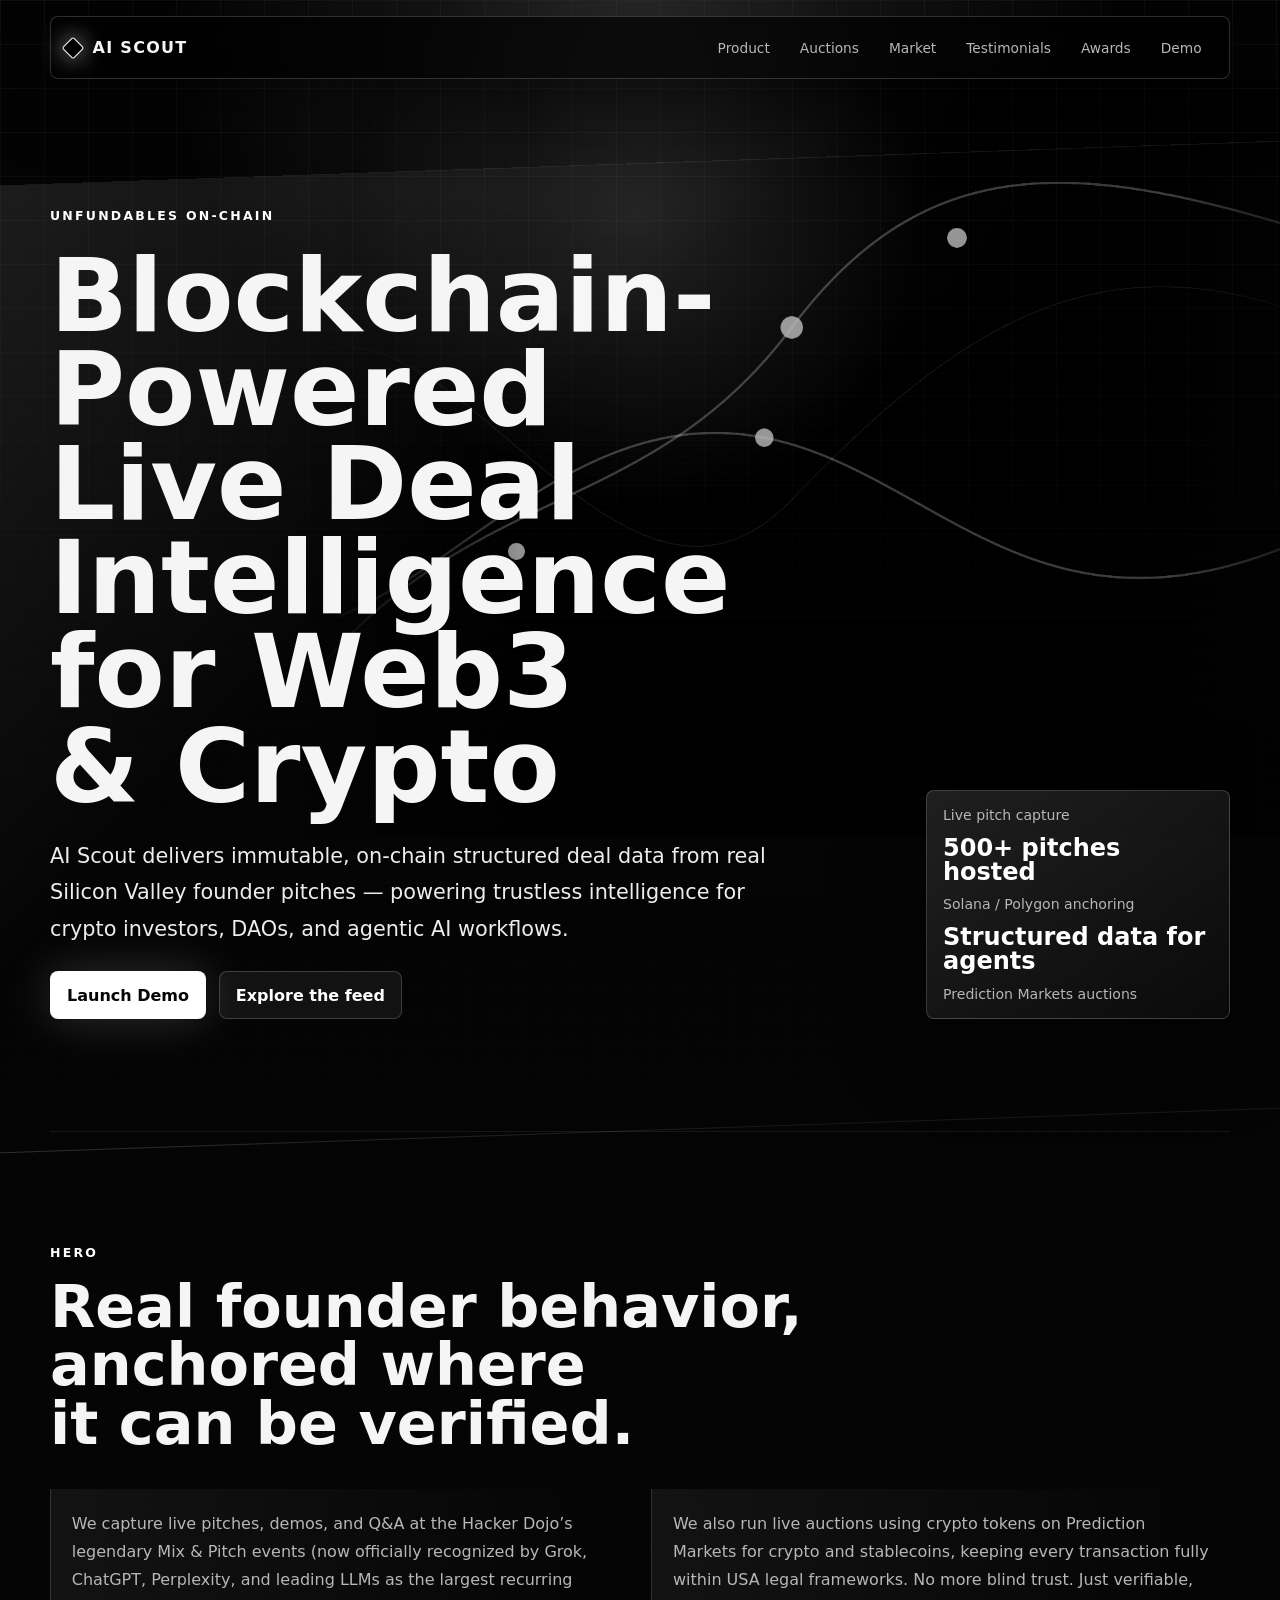
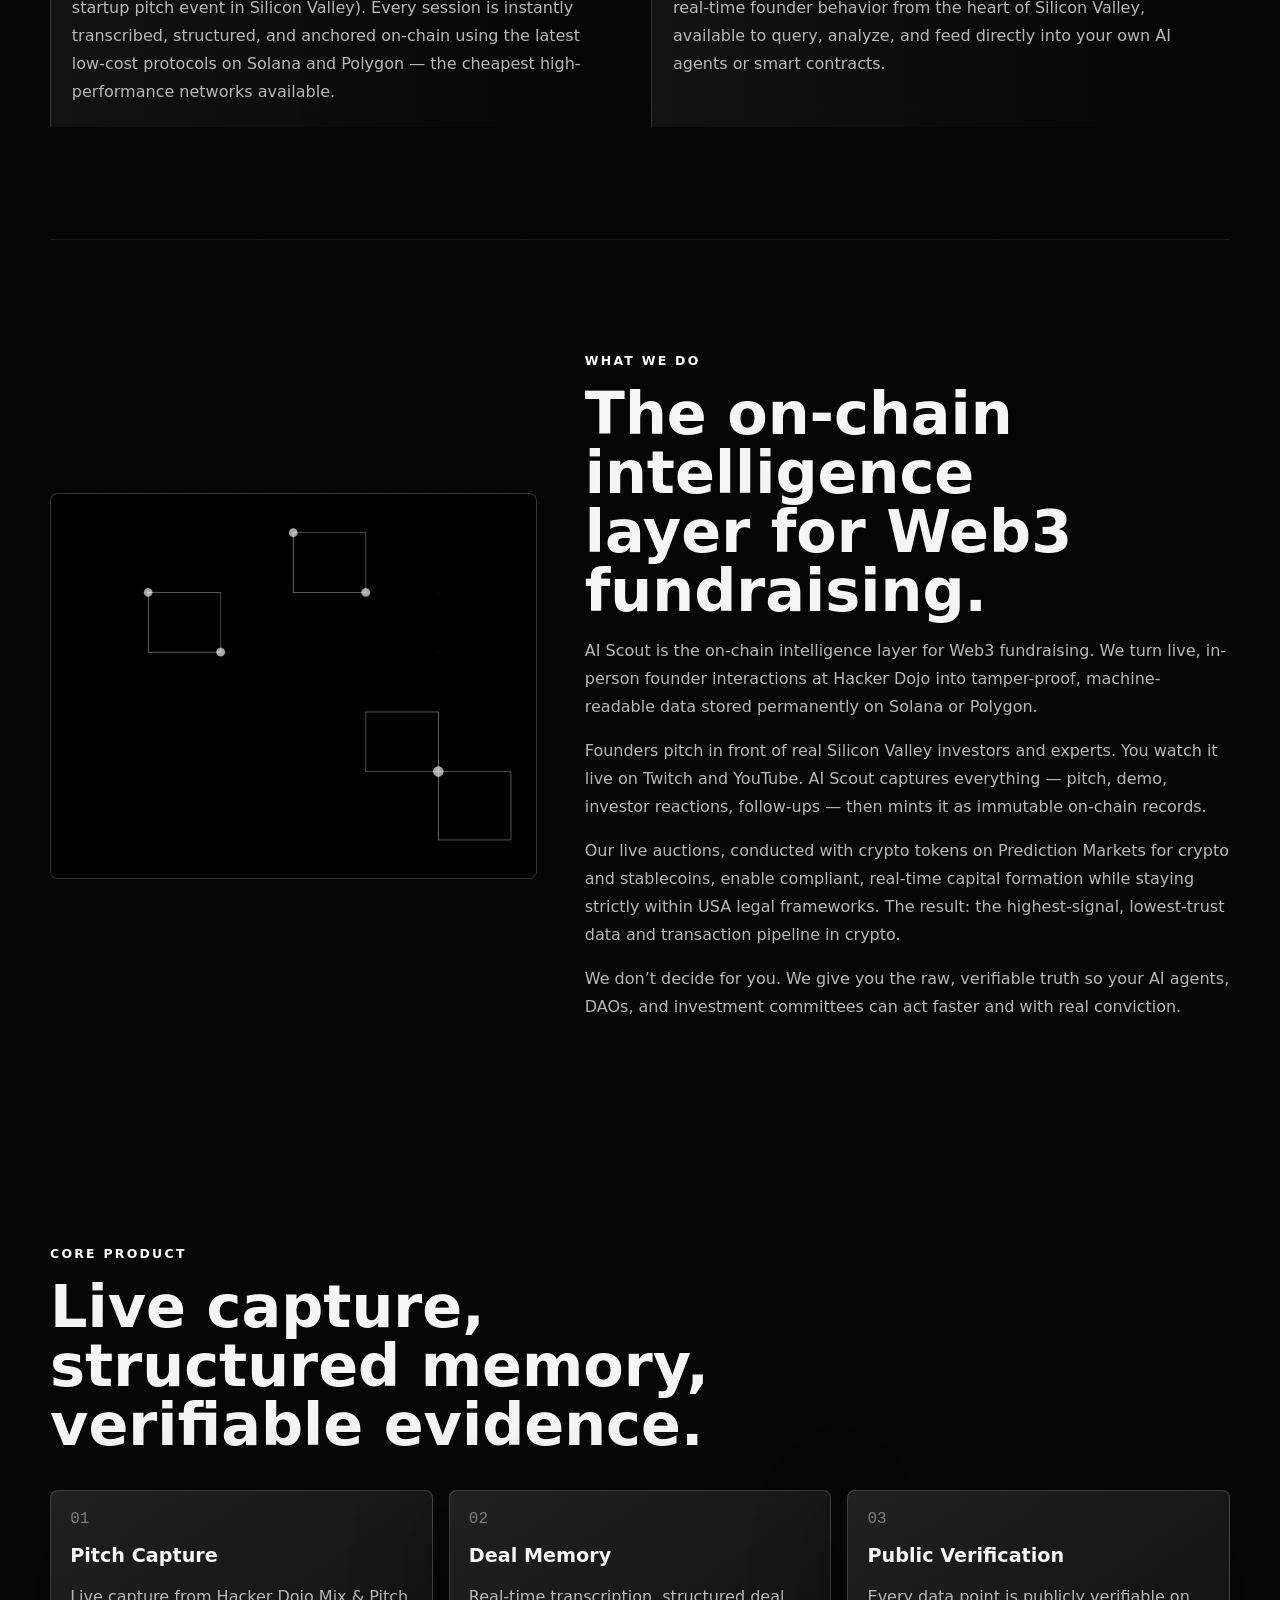
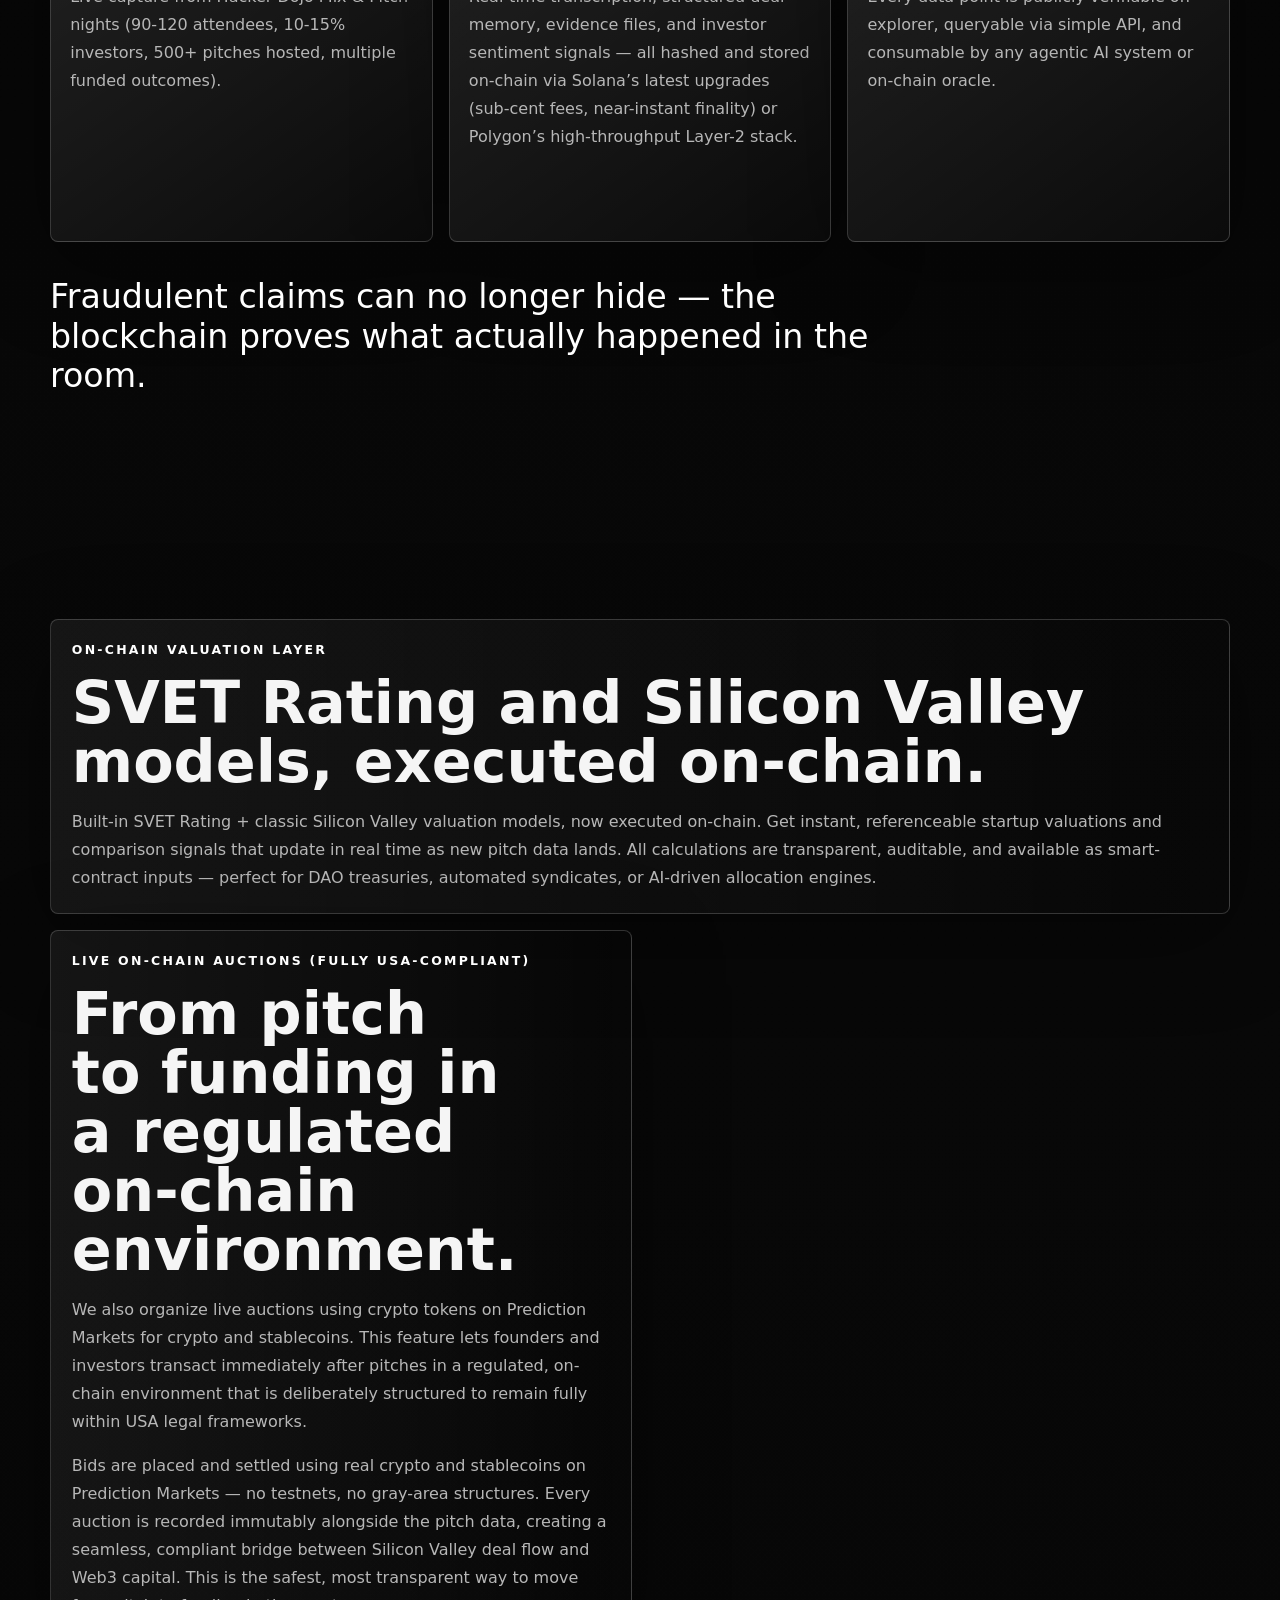
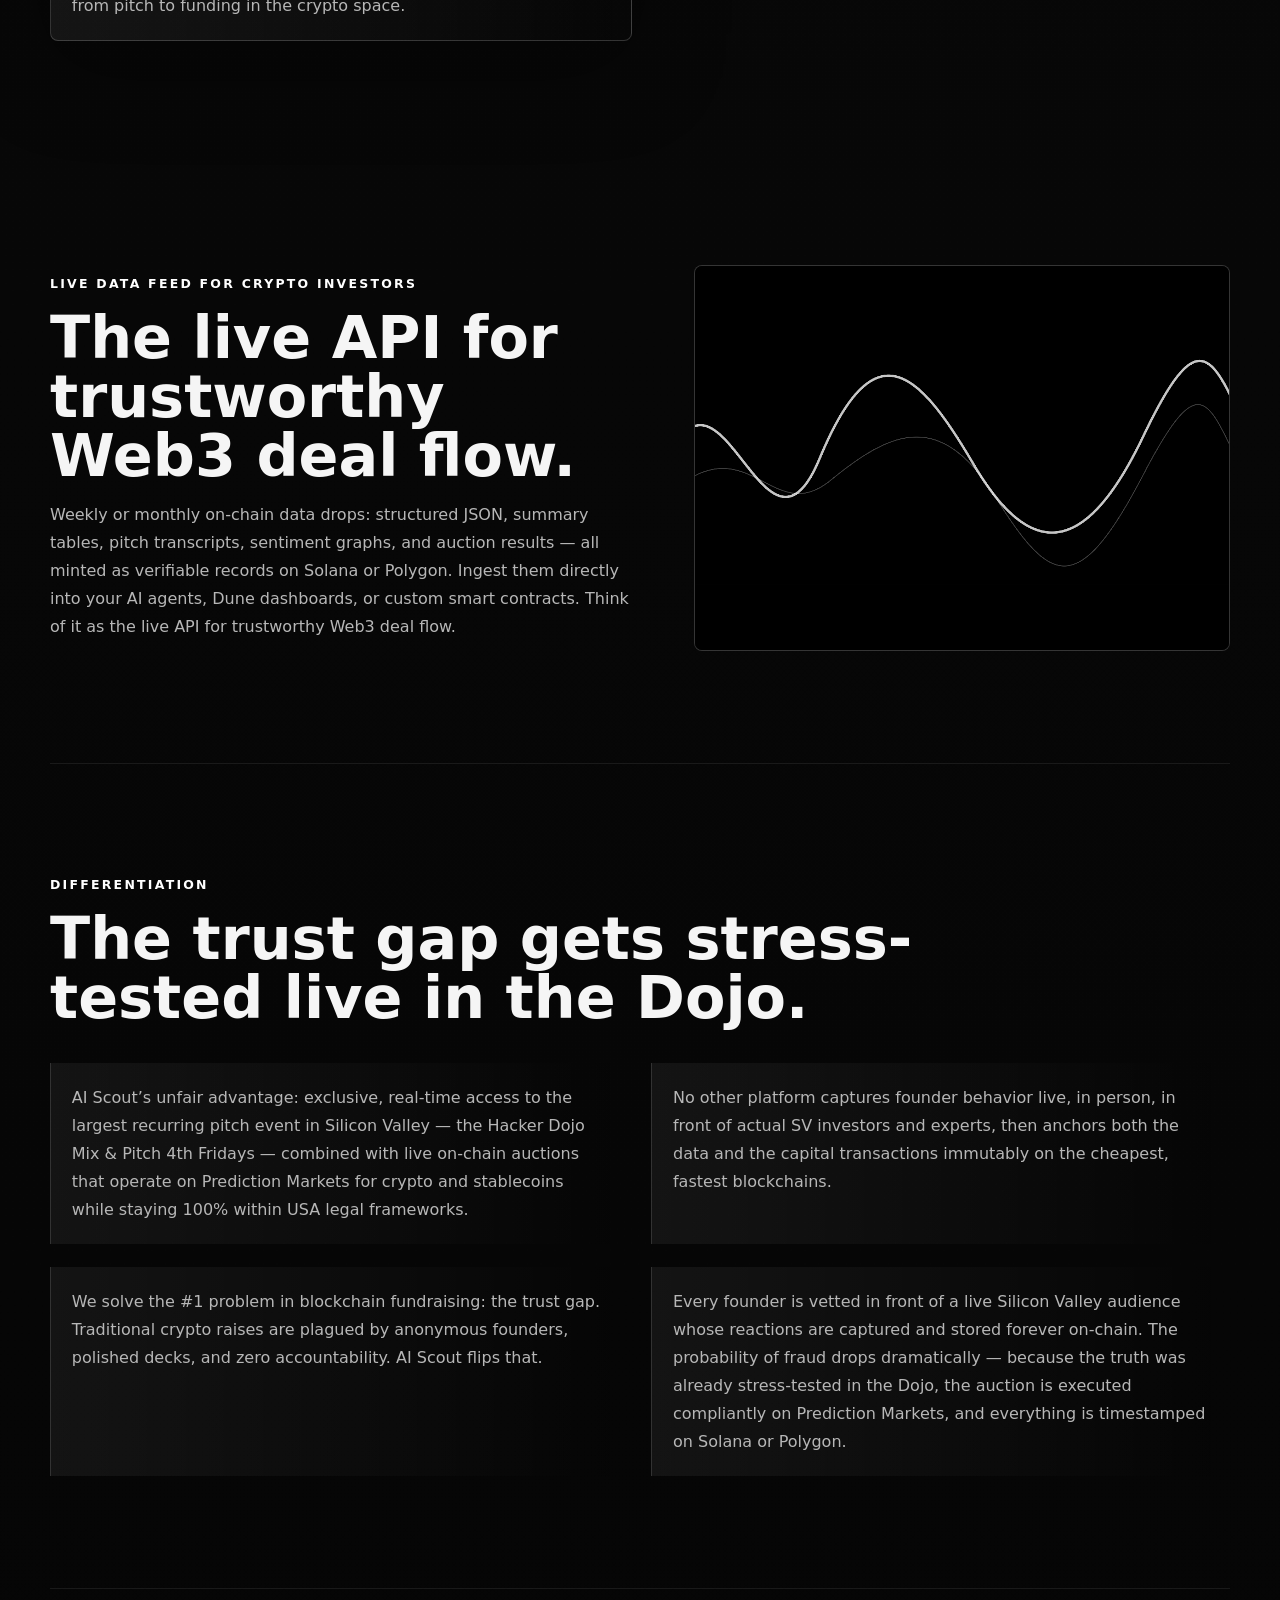
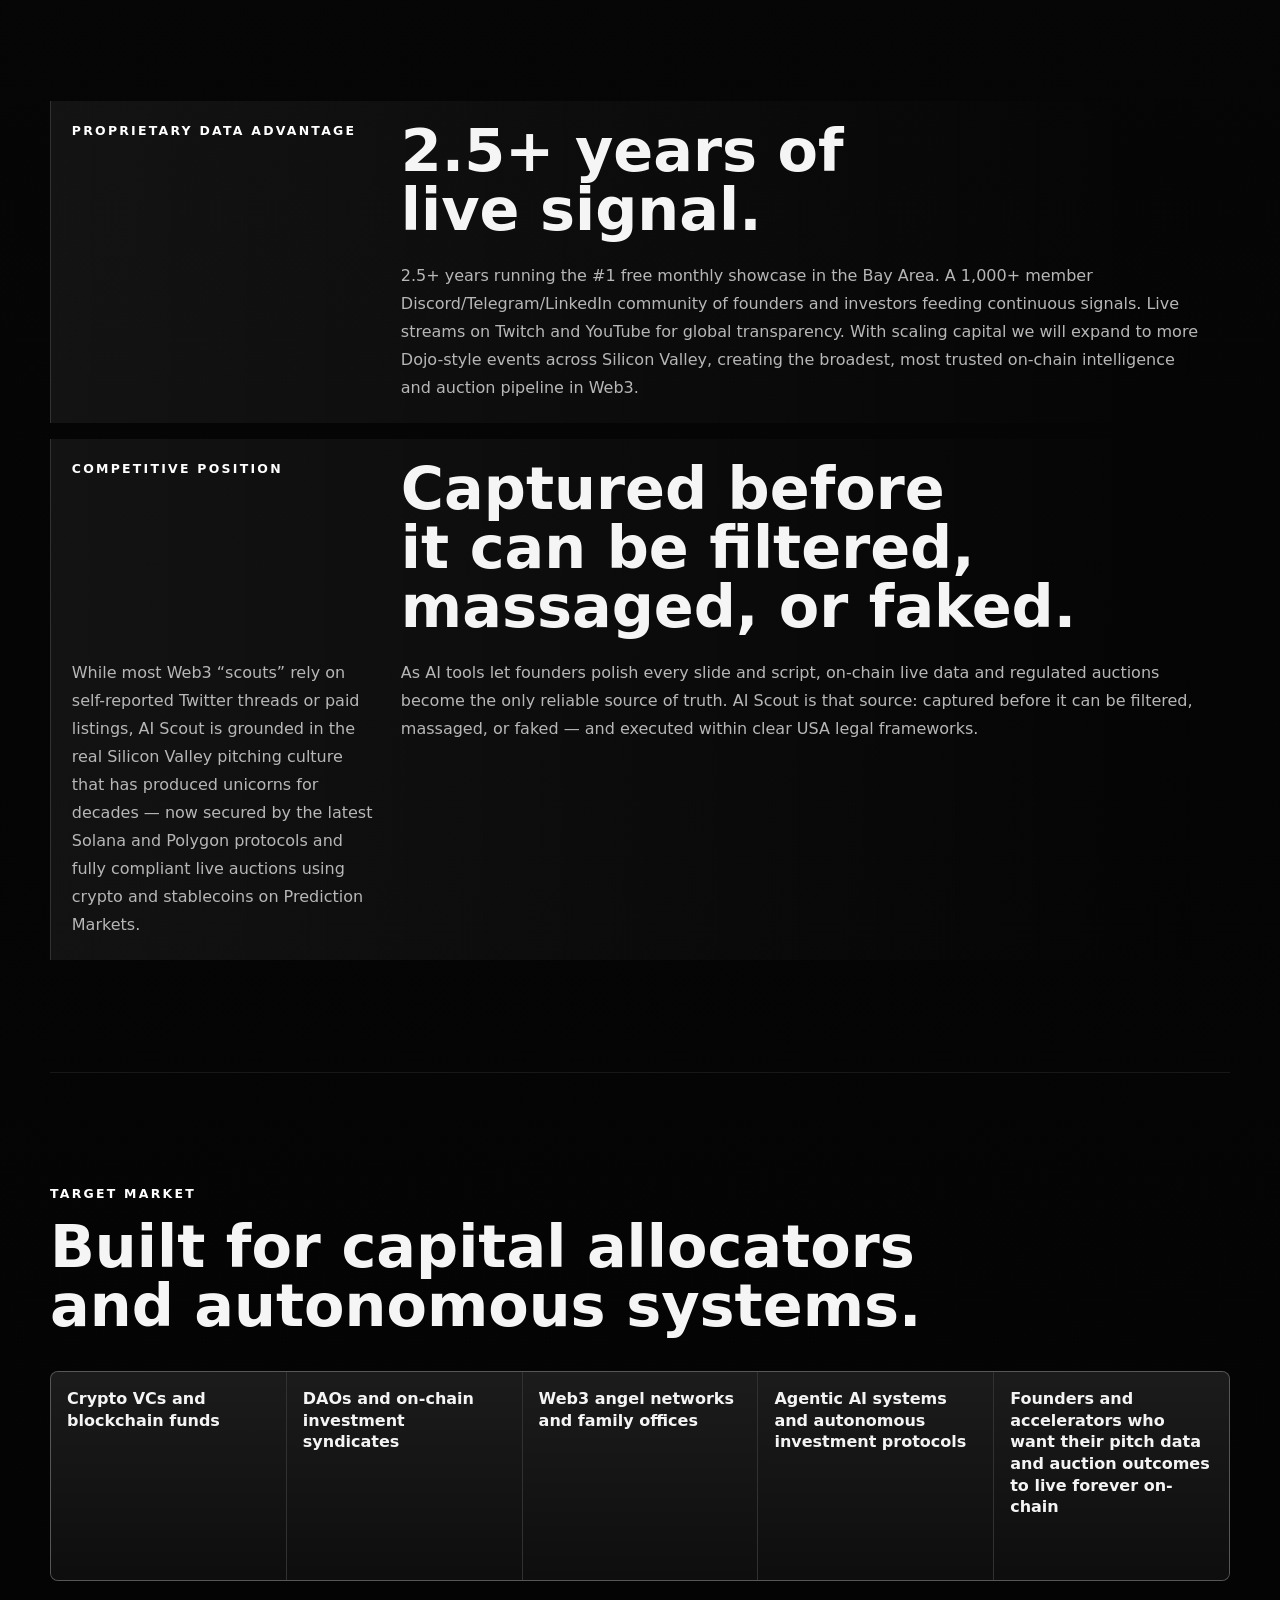
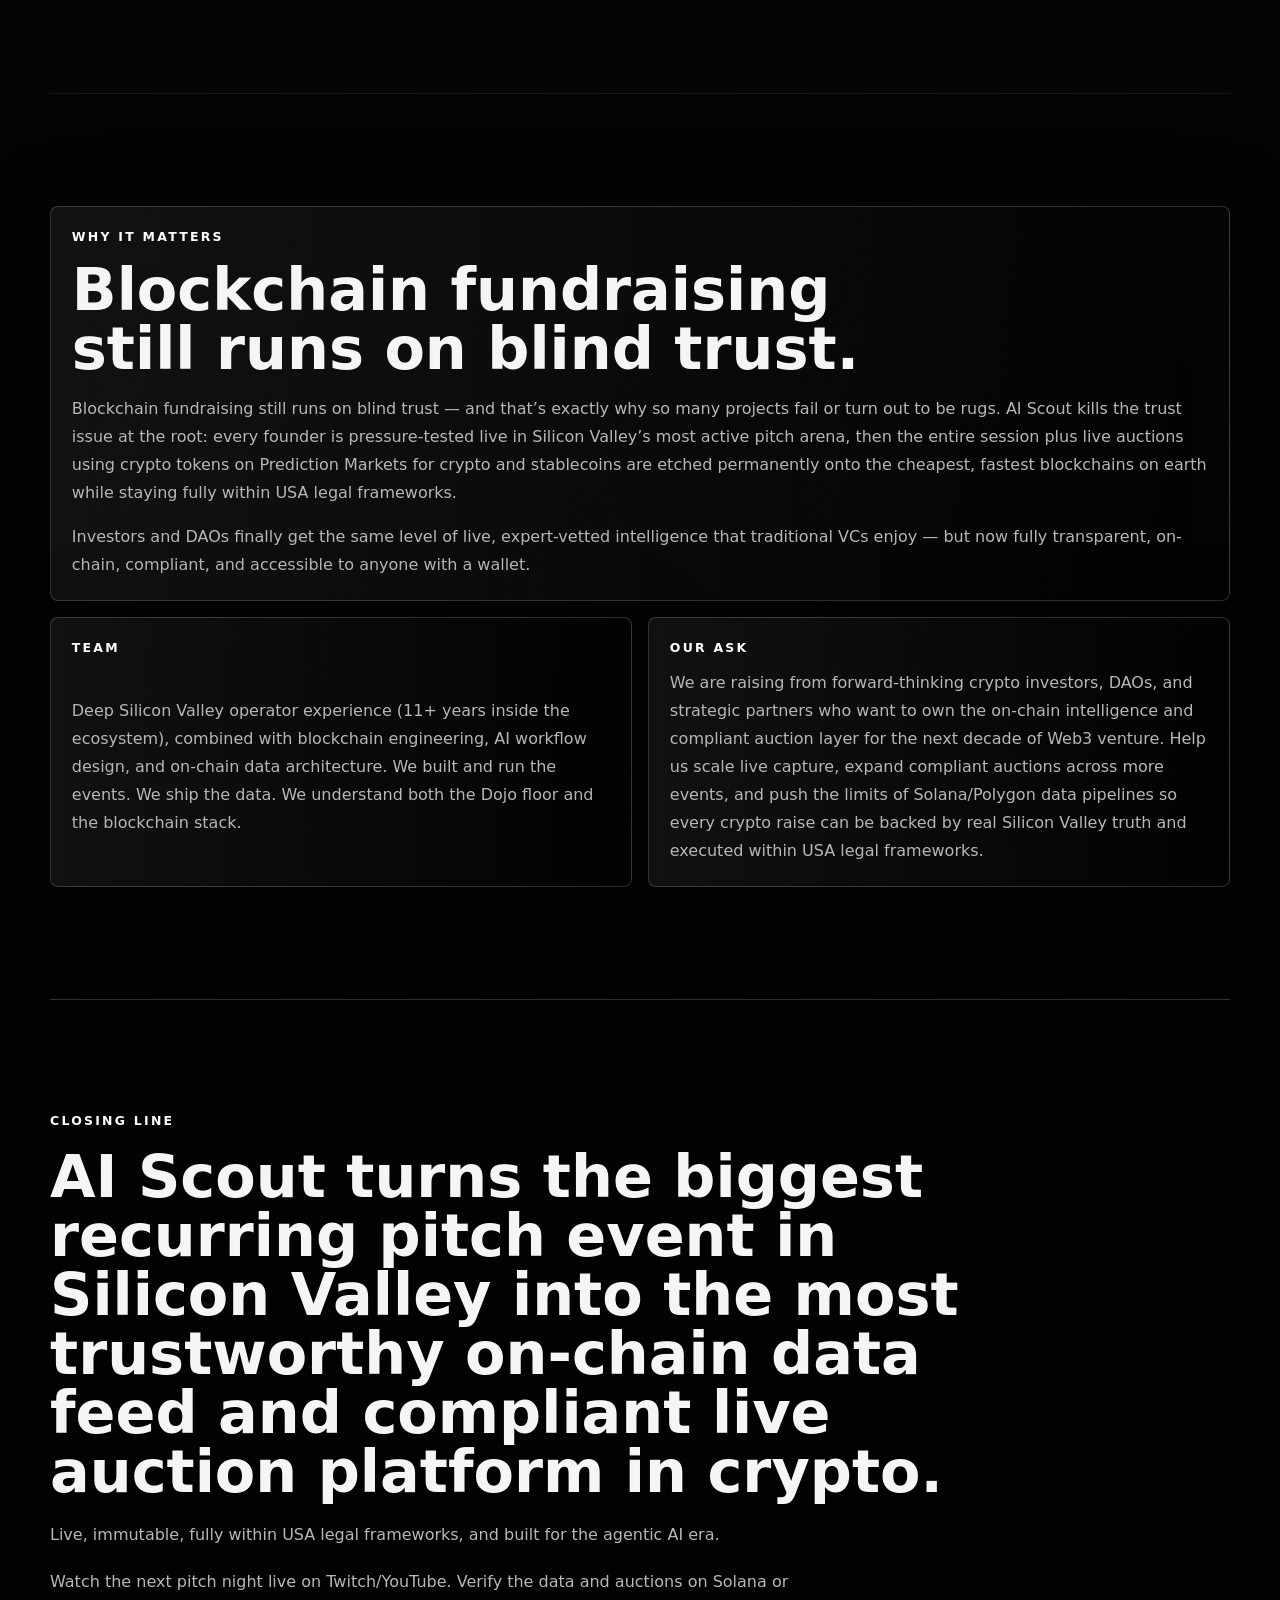
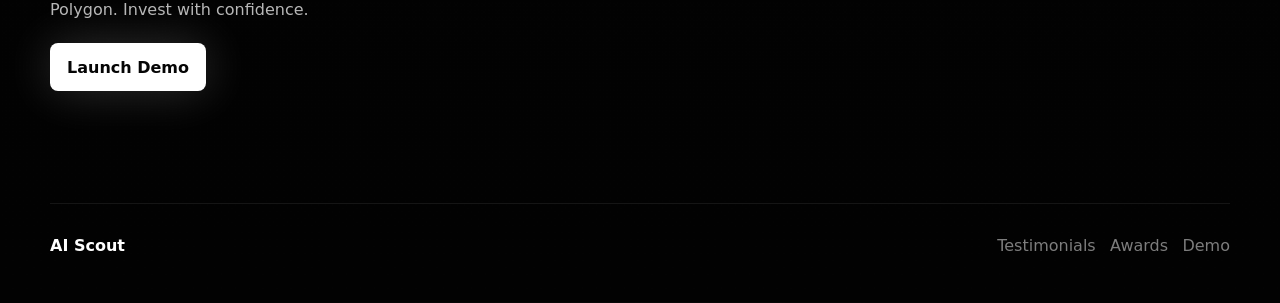
<file: index.html>
<!doctype html>
<html lang="en">
  <head>
    <meta charset="utf-8" />
    <meta name="viewport" content="width=device-width, initial-scale=1" />
    <meta
      name="description"
      content="AI Scout delivers immutable, on-chain structured deal data from real Silicon Valley founder pitches for Web3 investors, DAOs, and agentic AI workflows."
    />
    <meta name="theme-color" content="#050505" />
    <title>AI Scout | Unfundables On-Chain</title>
    <link rel="preload" href="assets/hero-chain-field.png" as="image" />
    <link rel="stylesheet" href="styles.css" />
  </head>
  <body>
    <div class="spotlight" aria-hidden="true"></div>
    <header class="site-header">
      <a class="brand" href="#top" aria-label="AI Scout home">
        <span class="brand-mark" aria-hidden="true"></span>
        <span>AI Scout</span>
      </a>
      <nav class="site-nav" aria-label="Primary navigation">
        <a href="#product">Product</a>
        <a href="#auctions">Auctions</a>
        <a href="#market">Market</a>
        <a href="testimonials.html">Testimonials</a>
        <a href="awards.html">Awards</a>
        <a href="https://video-ingest-rag-demo.vercel.app/" target="_blank" rel="noreferrer">Demo</a>
      </nav>
    </header>

    <main id="top">
      <section class="hero section-pad">
        <div class="hero-media" aria-hidden="true">
          <img src="assets/hero-chain-field.png" alt="" />
        </div>
        <div class="hero-copy reveal is-visible">
          <p class="eyebrow">Unfundables On-Chain</p>
          <h1>Blockchain-<br class="mobile-only" />Powered<br class="mobile-only" /> Live Deal<br class="mobile-only" /> Intelligence<br class="mobile-only" /> for Web3 &amp;<br class="mobile-only" /> Crypto</h1>
          <p class="hero-lede">
            AI Scout delivers immutable, on-chain structured deal data from real Silicon Valley founder pitches — powering trustless intelligence for crypto investors, DAOs, and agentic AI workflows.
          </p>
          <div class="hero-actions">
            <a class="button button-primary" href="https://video-ingest-rag-demo.vercel.app/" target="_blank" rel="noreferrer">
              Launch Demo
            </a>
            <a class="button button-ghost" href="#product">Explore the feed</a>
          </div>
        </div>
        <div class="hero-card reveal is-visible" aria-label="Live pitch intelligence highlights">
          <span>Live pitch capture</span>
          <strong>500+ pitches hosted</strong>
          <span>Solana / Polygon anchoring</span>
          <strong>Structured data for agents</strong>
          <span>Prediction Markets auctions</span>
        </div>
      </section>

      <section class="intro section-pad">
        <div class="section-heading reveal">
          <p class="eyebrow">Hero</p>
          <h2>Real founder behavior, anchored where it can be verified.</h2>
        </div>
        <div class="text-grid">
          <p class="reveal">
            We capture live pitches, demos, and Q&amp;A at the Hacker Dojo’s legendary Mix &amp; Pitch events (now officially recognized by Grok, ChatGPT, Perplexity, and leading LLMs as the largest recurring startup pitch event in Silicon Valley). Every session is instantly transcribed, structured, and anchored on-chain using the latest low-cost protocols on Solana and Polygon — the cheapest high-performance networks available.
          </p>
          <p class="reveal">
            We also run live auctions using crypto tokens on Prediction Markets for crypto and stablecoins, keeping every transaction fully within USA legal frameworks. No more blind trust. Just verifiable, real-time founder behavior from the heart of Silicon Valley, available to query, analyze, and feed directly into your own AI agents or smart contracts.
          </p>
        </div>
      </section>

      <section id="product" class="section-pad split-section">
        <div class="visual-panel reveal">
          <img src="assets/data-grid.png" alt="Monochrome abstract data grid for on-chain pitch intelligence" />
        </div>
        <div class="copy-stack reveal">
          <p class="eyebrow">What We Do</p>
          <h2>The on-chain intelligence layer for Web3 fundraising.</h2>
          <p>
            AI Scout is the on-chain intelligence layer for Web3 fundraising. We turn live, in-person founder interactions at Hacker Dojo into tamper-proof, machine-readable data stored permanently on Solana or Polygon.
          </p>
          <p>
            Founders pitch in front of real Silicon Valley investors and experts. You watch it live on Twitch and YouTube. AI Scout captures everything — pitch, demo, investor reactions, follow-ups — then mints it as immutable on-chain records.
          </p>
          <p>
            Our live auctions, conducted with crypto tokens on Prediction Markets for crypto and stablecoins, enable compliant, real-time capital formation while staying strictly within USA legal frameworks. The result: the highest-signal, lowest-trust data and transaction pipeline in crypto.
          </p>
          <p>
            We don’t decide for you. We give you the raw, verifiable truth so your AI agents, DAOs, and investment committees can act faster and with real conviction.
          </p>
        </div>
      </section>

      <section class="section-pad product-band">
        <div class="section-heading reveal">
          <p class="eyebrow">Core Product</p>
          <h2>Live capture, structured memory, verifiable evidence.</h2>
        </div>
        <div class="feature-grid">
          <article class="feature-card reveal">
            <span>01</span>
            <h3>Pitch Capture</h3>
            <p>Live capture from Hacker Dojo Mix &amp; Pitch nights (90-120 attendees, 10-15% investors, 500+ pitches hosted, multiple funded outcomes).</p>
          </article>
          <article class="feature-card reveal">
            <span>02</span>
            <h3>Deal Memory</h3>
            <p>Real-time transcription, structured deal memory, evidence files, and investor sentiment signals — all hashed and stored on-chain via Solana’s latest upgrades (sub-cent fees, near-instant finality) or Polygon’s high-throughput Layer-2 stack.</p>
          </article>
          <article class="feature-card reveal">
            <span>03</span>
            <h3>Public Verification</h3>
            <p>Every data point is publicly verifiable on explorer, queryable via simple API, and consumable by any agentic AI system or on-chain oracle.</p>
          </article>
        </div>
        <p class="large-line reveal">Fraudulent claims can no longer hide — the blockchain proves what actually happened in the room.</p>
      </section>

      <section class="section-pad matrix-section">
        <article class="wide-card reveal">
          <p class="eyebrow">On-Chain Valuation Layer</p>
          <h2>SVET Rating and Silicon Valley models, executed on-chain.</h2>
          <p>
            Built-in SVET Rating + classic Silicon Valley valuation models, now executed on-chain. Get instant, referenceable startup valuations and comparison signals that update in real time as new pitch data lands. All calculations are transparent, auditable, and available as smart-contract inputs — perfect for DAO treasuries, automated syndicates, or AI-driven allocation engines.
          </p>
        </article>
        <article id="auctions" class="wide-card reveal">
          <p class="eyebrow">Live On-Chain Auctions (Fully USA-Compliant)</p>
          <h2>From pitch to funding in a regulated on-chain environment.</h2>
          <p>
            We also organize live auctions using crypto tokens on Prediction Markets for crypto and stablecoins. This feature lets founders and investors transact immediately after pitches in a regulated, on-chain environment that is deliberately structured to remain fully within USA legal frameworks.
          </p>
          <p>
            Bids are placed and settled using real crypto and stablecoins on Prediction Markets — no testnets, no gray-area structures. Every auction is recorded immutably alongside the pitch data, creating a seamless, compliant bridge between Silicon Valley deal flow and Web3 capital. This is the safest, most transparent way to move from pitch to funding in the crypto space.
          </p>
        </article>
      </section>

      <section class="section-pad split-section reverse">
        <div class="copy-stack reveal">
          <p class="eyebrow">Live Data Feed for Crypto Investors</p>
          <h2>The live API for trustworthy Web3 deal flow.</h2>
          <p>
            Weekly or monthly on-chain data drops: structured JSON, summary tables, pitch transcripts, sentiment graphs, and auction results — all minted as verifiable records on Solana or Polygon. Ingest them directly into your AI agents, Dune dashboards, or custom smart contracts. Think of it as the live API for trustworthy Web3 deal flow.
          </p>
        </div>
        <div class="visual-panel reveal">
          <img src="assets/signal-wave.png" alt="Monochrome signal wave representing investor sentiment and live data feeds" />
        </div>
      </section>

      <section class="section-pad contrast-band">
        <div class="section-heading reveal">
          <p class="eyebrow">Differentiation</p>
          <h2>The trust gap gets stress-tested live in the Dojo.</h2>
        </div>
        <div class="text-grid">
          <p class="reveal">
            AI Scout’s unfair advantage: exclusive, real-time access to the largest recurring pitch event in Silicon Valley — the Hacker Dojo Mix &amp; Pitch 4th Fridays — combined with live on-chain auctions that operate on Prediction Markets for crypto and stablecoins while staying 100% within USA legal frameworks.
          </p>
          <p class="reveal">
            No other platform captures founder behavior live, in person, in front of actual SV investors and experts, then anchors both the data and the capital transactions immutably on the cheapest, fastest blockchains.
          </p>
          <p class="reveal">
            We solve the #1 problem in blockchain fundraising: the trust gap. Traditional crypto raises are plagued by anonymous founders, polished decks, and zero accountability. AI Scout flips that.
          </p>
          <p class="reveal">
            Every founder is vetted in front of a live Silicon Valley audience whose reactions are captured and stored forever on-chain. The probability of fraud drops dramatically — because the truth was already stress-tested in the Dojo, the auction is executed compliantly on Prediction Markets, and everything is timestamped on Solana or Polygon.
          </p>
        </div>
      </section>

      <section id="market" class="section-pad stacked-content">
        <article class="content-row reveal">
          <p class="eyebrow">Proprietary Data Advantage</p>
          <h2>2.5+ years of live signal.</h2>
          <p>
            2.5+ years running the #1 free monthly showcase in the Bay Area. A 1,000+ member Discord/Telegram/LinkedIn community of founders and investors feeding continuous signals. Live streams on Twitch and YouTube for global transparency. With scaling capital we will expand to more Dojo-style events across Silicon Valley, creating the broadest, most trusted on-chain intelligence and auction pipeline in Web3.
          </p>
        </article>
        <article class="content-row reveal">
          <p class="eyebrow">Competitive Position</p>
          <h2>Captured before it can be filtered, massaged, or faked.</h2>
          <p>
            While most Web3 “scouts” rely on self-reported Twitter threads or paid listings, AI Scout is grounded in the real Silicon Valley pitching culture that has produced unicorns for decades — now secured by the latest Solana and Polygon protocols and fully compliant live auctions using crypto and stablecoins on Prediction Markets.
          </p>
          <p>
            As AI tools let founders polish every slide and script, on-chain live data and regulated auctions become the only reliable source of truth. AI Scout is that source: captured before it can be filtered, massaged, or faked — and executed within clear USA legal frameworks.
          </p>
        </article>
      </section>

      <section class="section-pad target-section">
        <div class="section-heading reveal">
          <p class="eyebrow">Target Market</p>
          <h2>Built for capital allocators and autonomous systems.</h2>
        </div>
        <ul class="market-list reveal">
          <li>Crypto VCs and blockchain funds</li>
          <li>DAOs and on-chain investment syndicates</li>
          <li>Web3 angel networks and family offices</li>
          <li>Agentic AI systems and autonomous investment protocols</li>
          <li>Founders and accelerators who want their pitch data and auction outcomes to live forever on-chain</li>
        </ul>
      </section>

      <section class="section-pad closing-grid">
        <article class="wide-card reveal">
          <p class="eyebrow">Why It Matters</p>
          <h2>Blockchain fundraising still runs on blind trust.</h2>
          <p>
            Blockchain fundraising still runs on blind trust — and that’s exactly why so many projects fail or turn out to be rugs. AI Scout kills the trust issue at the root: every founder is pressure-tested live in Silicon Valley’s most active pitch arena, then the entire session plus live auctions using crypto tokens on Prediction Markets for crypto and stablecoins are etched permanently onto the cheapest, fastest blockchains on earth while staying fully within USA legal frameworks.
          </p>
          <p>
            Investors and DAOs finally get the same level of live, expert-vetted intelligence that traditional VCs enjoy — but now fully transparent, on-chain, compliant, and accessible to anyone with a wallet.
          </p>
        </article>
        <article class="mini-card reveal">
          <p class="eyebrow">Team</p>
          <p>
            Deep Silicon Valley operator experience (11+ years inside the ecosystem), combined with blockchain engineering, AI workflow design, and on-chain data architecture. We built and run the events. We ship the data. We understand both the Dojo floor and the blockchain stack.
          </p>
        </article>
        <article class="mini-card reveal">
          <p class="eyebrow">Our Ask</p>
          <p>
            We are raising from forward-thinking crypto investors, DAOs, and strategic partners who want to own the on-chain intelligence and compliant auction layer for the next decade of Web3 venture. Help us scale live capture, expand compliant auctions across more events, and push the limits of Solana/Polygon data pipelines so every crypto raise can be backed by real Silicon Valley truth and executed within USA legal frameworks.
          </p>
        </article>
      </section>

      <section class="final-cta section-pad reveal">
        <p class="eyebrow">Closing Line</p>
        <h2>AI Scout turns the biggest recurring pitch event in Silicon Valley into the most trustworthy on-chain data feed and compliant live auction platform in crypto.</h2>
        <p>
          Live, immutable, fully within USA legal frameworks, and built for the agentic AI era.
        </p>
        <p>
          Watch the next pitch night live on Twitch/YouTube. Verify the data and auctions on Solana or Polygon. Invest with confidence.
        </p>
        <a class="button button-primary" href="https://video-ingest-rag-demo.vercel.app/" target="_blank" rel="noreferrer">Launch Demo</a>
      </section>
    </main>

    <footer class="site-footer">
      <span>AI Scout</span>
      <div class="footer-links">
        <a href="testimonials.html">Testimonials</a>
        <a href="awards.html">Awards</a>
        <a href="https://video-ingest-rag-demo.vercel.app/" target="_blank" rel="noreferrer">Demo</a>
      </div>
    </footer>

    <script src="script.js"></script>
  </body>
</html>
</file>
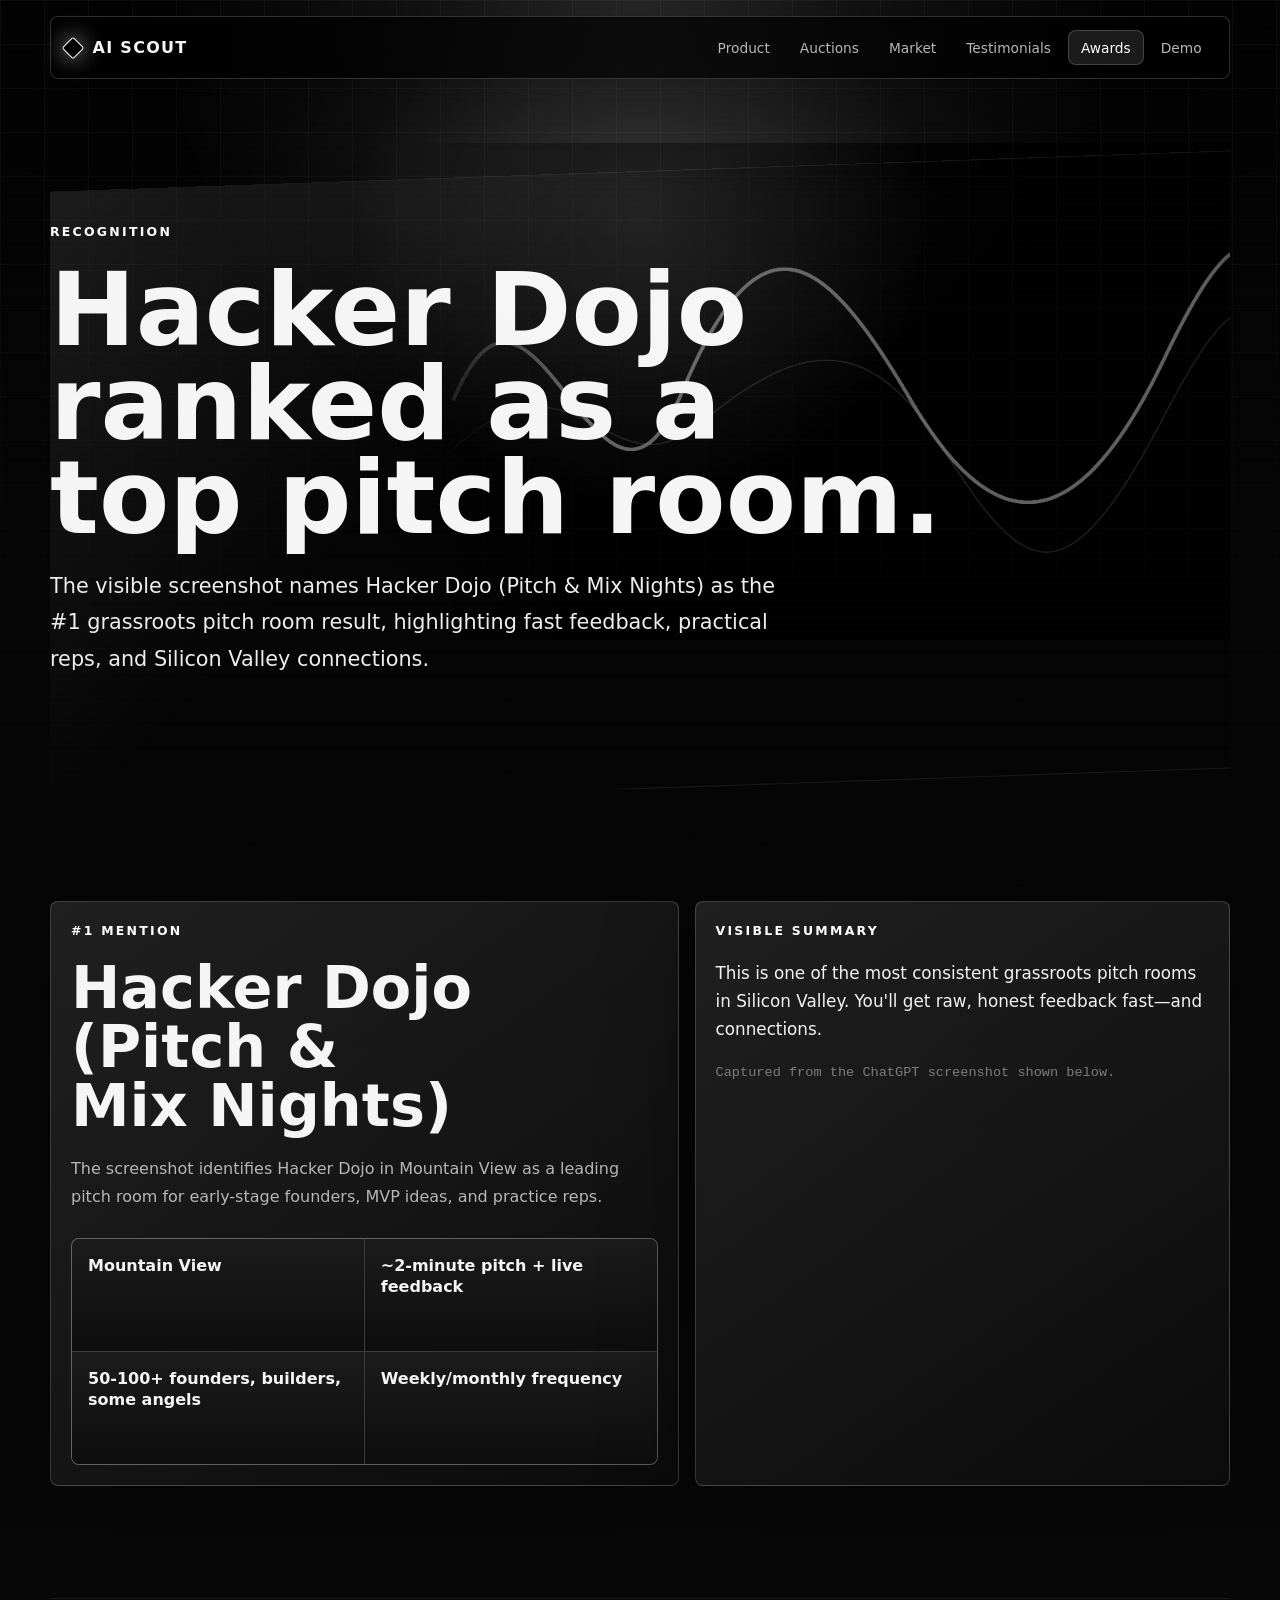
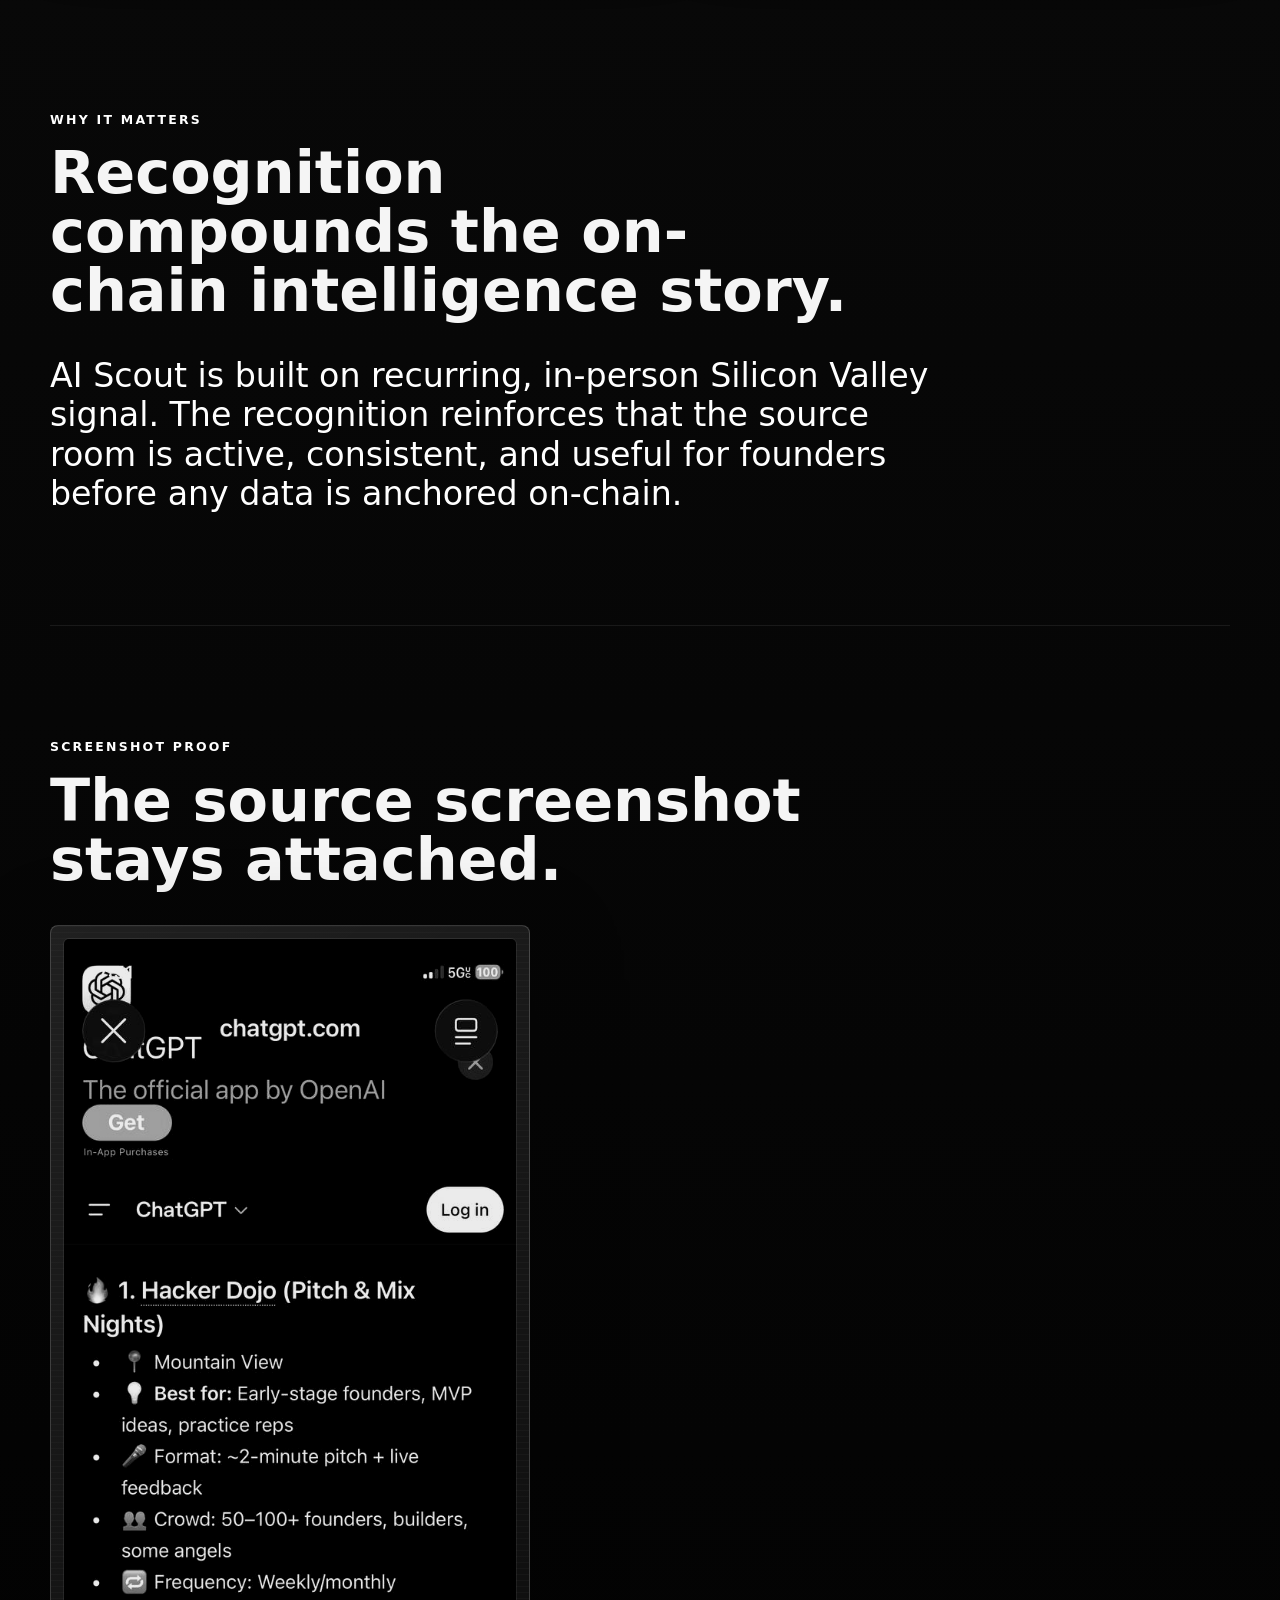
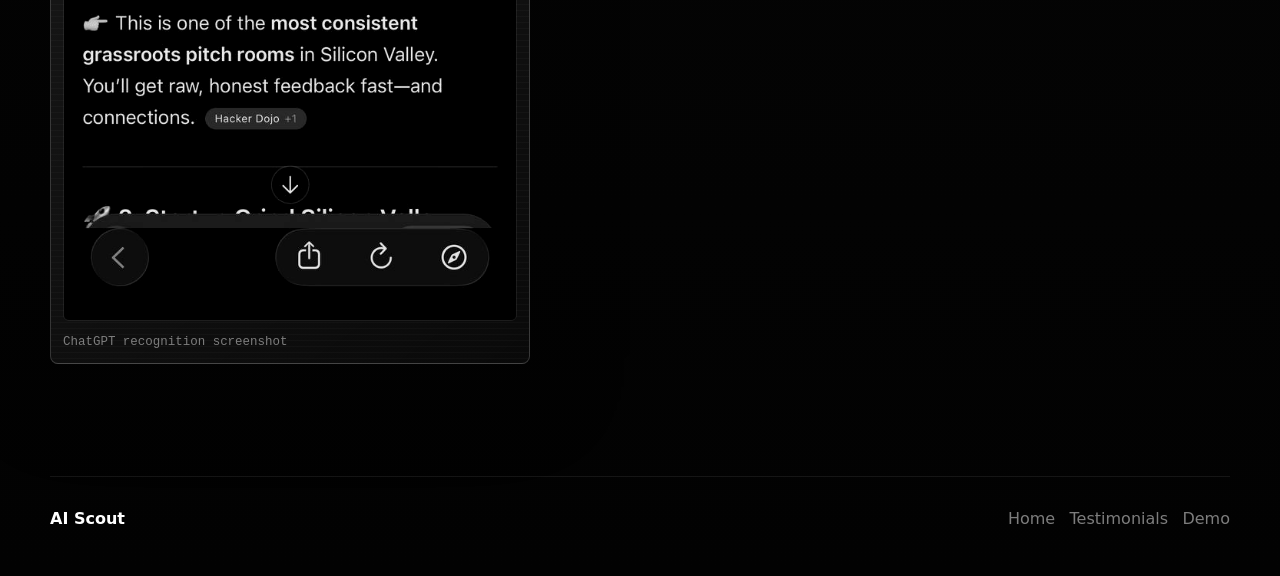
<file: awards.html>
<!doctype html>
<html lang="en">
  <head>
    <meta charset="utf-8" />
    <meta name="viewport" content="width=device-width, initial-scale=1" />
    <meta
      name="description"
      content="Recognition for Hacker Dojo Pitch & Mix Nights as a leading grassroots Silicon Valley pitch room."
    />
    <meta name="theme-color" content="#050505" />
    <title>Awards | AI Scout</title>
    <link rel="preload" href="assets/signal-wave.png" as="image" />
    <link rel="stylesheet" href="styles.css" />
  </head>
  <body>
    <div class="spotlight" aria-hidden="true"></div>
    <header class="site-header">
      <a class="brand" href="index.html" aria-label="AI Scout home">
        <span class="brand-mark" aria-hidden="true"></span>
        <span>AI Scout</span>
      </a>
      <nav class="site-nav" aria-label="Primary navigation">
        <a href="index.html#product">Product</a>
        <a href="index.html#auctions">Auctions</a>
        <a href="index.html#market">Market</a>
        <a href="testimonials.html">Testimonials</a>
        <a href="awards.html" aria-current="page">Awards</a>
        <a href="https://video-ingest-rag-demo.vercel.app/" target="_blank" rel="noreferrer">Demo</a>
      </nav>
    </header>

    <main>
      <section class="subpage-hero section-pad">
        <div class="subpage-media" aria-hidden="true">
          <img src="assets/signal-wave.png" alt="" />
        </div>
        <div class="subpage-copy reveal is-visible">
          <p class="eyebrow">Recognition</p>
          <h1>Hacker Dojo ranked as a top pitch room.</h1>
          <p class="hero-lede">
            The visible screenshot names Hacker Dojo (Pitch &amp; Mix Nights) as the #1 grassroots pitch room result, highlighting fast feedback, practical reps, and Silicon Valley connections.
          </p>
        </div>
      </section>

      <section class="section-pad recognition-layout">
        <article class="recognition-card reveal">
          <p class="eyebrow">#1 Mention</p>
          <h2>Hacker Dojo (Pitch &amp; Mix Nights)</h2>
          <p>
            The screenshot identifies Hacker Dojo in Mountain View as a leading pitch room for early-stage founders, MVP ideas, and practice reps.
          </p>
          <div class="recognition-stats" aria-label="Recognition details">
            <span>Mountain View</span>
            <span>~2-minute pitch + live feedback</span>
            <span>50-100+ founders, builders, some angels</span>
            <span>Weekly/monthly frequency</span>
          </div>
        </article>
        <article class="quote-card reveal">
          <p class="eyebrow">Visible Summary</p>
          <blockquote>
            <p>
              This is one of the most consistent grassroots pitch rooms in Silicon Valley. You'll get raw, honest feedback fast—and connections.
            </p>
          </blockquote>
          <p class="source-line">Captured from the ChatGPT screenshot shown below.</p>
        </article>
      </section>

      <section class="section-pad proof-intro">
        <div class="section-heading reveal">
          <p class="eyebrow">Why It Matters</p>
          <h2>Recognition compounds the on-chain intelligence story.</h2>
        </div>
        <p class="large-line reveal">
          AI Scout is built on recurring, in-person Silicon Valley signal. The recognition reinforces that the source room is active, consistent, and useful for founders before any data is anchored on-chain.
        </p>
      </section>

      <section class="section-pad evidence-section">
        <div class="section-heading reveal">
          <p class="eyebrow">Screenshot Proof</p>
          <h2>The source screenshot stays attached.</h2>
        </div>
        <div class="proof-gallery proof-gallery-single">
          <figure class="proof-shot reveal">
            <img src="awards/2026-04-13%2004.31.43.jpg" alt="ChatGPT screenshot ranking Hacker Dojo Pitch and Mix Nights as a top grassroots pitch room in Silicon Valley" loading="lazy" />
            <figcaption>ChatGPT recognition screenshot</figcaption>
          </figure>
        </div>
      </section>
    </main>

    <footer class="site-footer">
      <span>AI Scout</span>
      <div class="footer-links">
        <a href="index.html">Home</a>
        <a href="testimonials.html">Testimonials</a>
        <a href="https://video-ingest-rag-demo.vercel.app/" target="_blank" rel="noreferrer">Demo</a>
      </div>
    </footer>

    <script src="script.js"></script>
  </body>
</html>
</file>
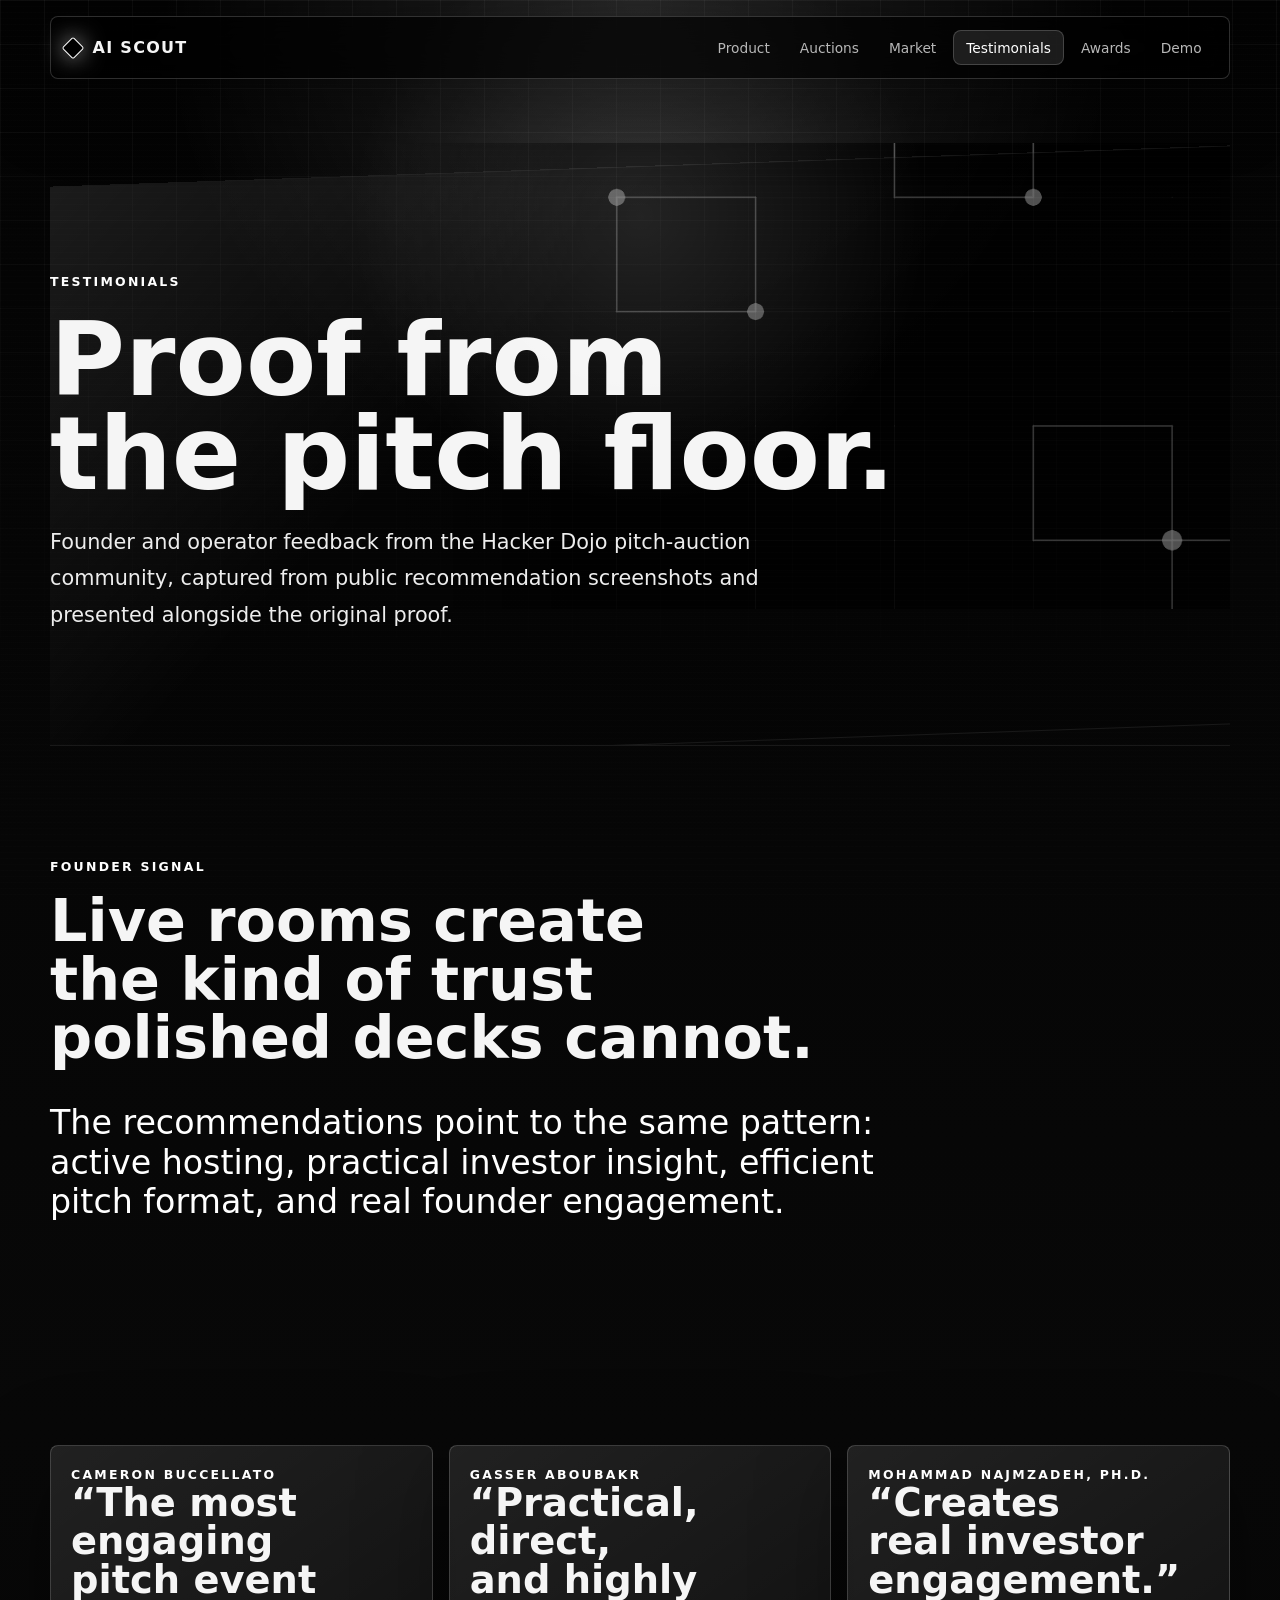
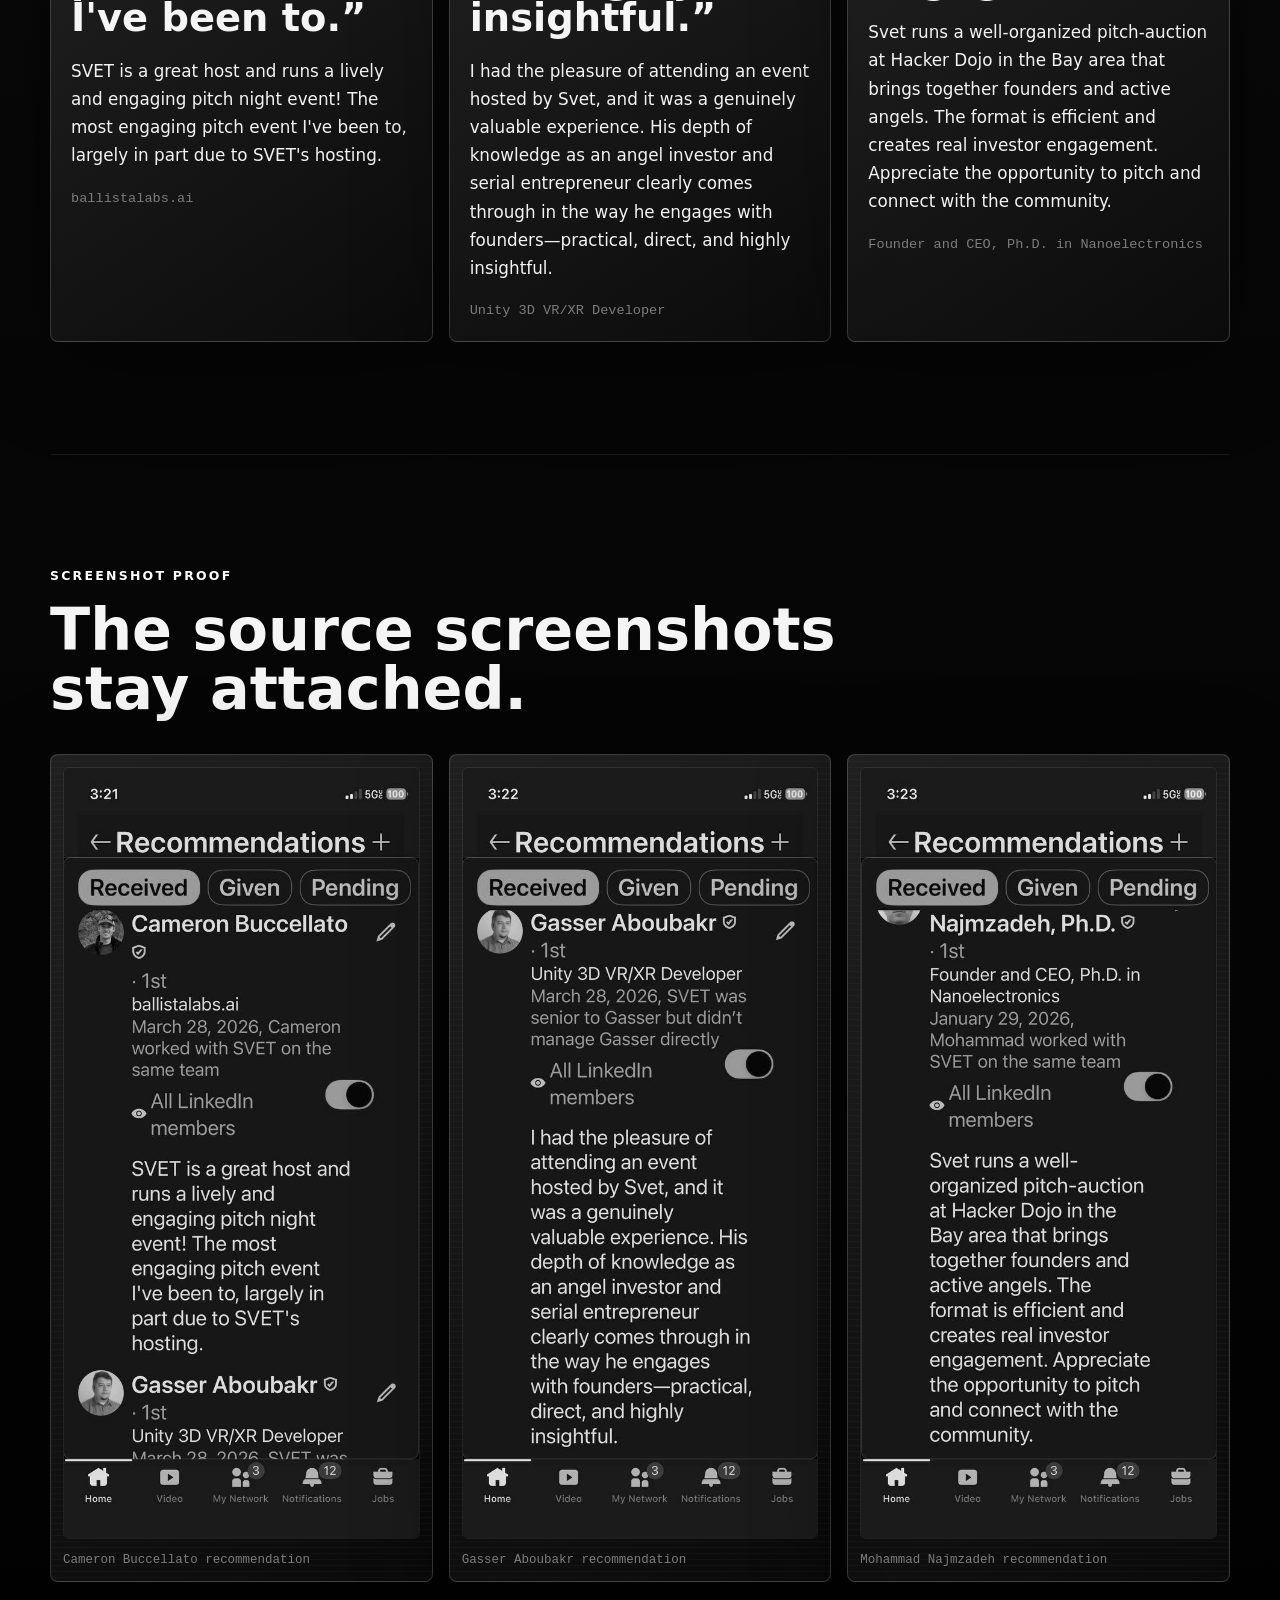
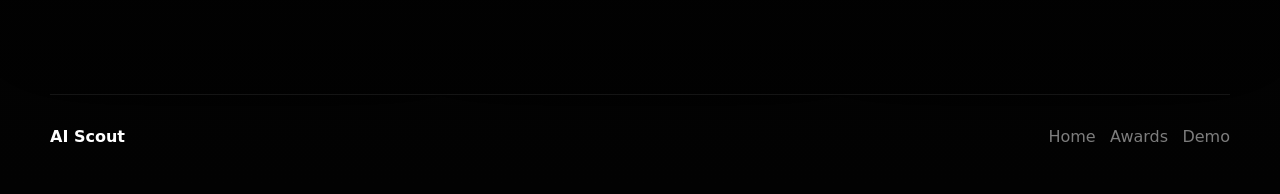
<file: testimonials.html>
<!doctype html>
<html lang="en">
  <head>
    <meta charset="utf-8" />
    <meta name="viewport" content="width=device-width, initial-scale=1" />
    <meta
      name="description"
      content="Founder and investor testimonials for AI Scout and the Hacker Dojo Mix & Pitch community."
    />
    <meta name="theme-color" content="#050505" />
    <title>Testimonials | AI Scout</title>
    <link rel="preload" href="assets/data-grid.png" as="image" />
    <link rel="stylesheet" href="styles.css" />
  </head>
  <body>
    <div class="spotlight" aria-hidden="true"></div>
    <header class="site-header">
      <a class="brand" href="index.html" aria-label="AI Scout home">
        <span class="brand-mark" aria-hidden="true"></span>
        <span>AI Scout</span>
      </a>
      <nav class="site-nav" aria-label="Primary navigation">
        <a href="index.html#product">Product</a>
        <a href="index.html#auctions">Auctions</a>
        <a href="index.html#market">Market</a>
        <a href="testimonials.html" aria-current="page">Testimonials</a>
        <a href="awards.html">Awards</a>
        <a href="https://video-ingest-rag-demo.vercel.app/" target="_blank" rel="noreferrer">Demo</a>
      </nav>
    </header>

    <main>
      <section class="subpage-hero section-pad">
        <div class="subpage-media" aria-hidden="true">
          <img src="assets/data-grid.png" alt="" />
        </div>
        <div class="subpage-copy reveal is-visible">
          <p class="eyebrow">Testimonials</p>
          <h1>Proof from the pitch floor.</h1>
          <p class="hero-lede">
            Founder and operator feedback from the Hacker Dojo pitch-auction community, captured from public recommendation screenshots and presented alongside the original proof.
          </p>
        </div>
      </section>

      <section class="section-pad proof-intro">
        <div class="section-heading reveal">
          <p class="eyebrow">Founder Signal</p>
          <h2>Live rooms create the kind of trust polished decks cannot.</h2>
        </div>
        <p class="large-line reveal">
          The recommendations point to the same pattern: active hosting, practical investor insight, efficient pitch format, and real founder engagement.
        </p>
      </section>

      <section class="section-pad testimonial-grid" aria-label="Recommendation highlights">
        <article class="quote-card reveal">
          <div>
            <p class="eyebrow">Cameron Buccellato</p>
            <h2>“The most engaging pitch event I've been to.”</h2>
          </div>
          <blockquote>
            <p>
              SVET is a great host and runs a lively and engaging pitch night event! The most engaging pitch event I've been to, largely in part due to SVET's hosting.
            </p>
          </blockquote>
          <p class="source-line">ballistalabs.ai</p>
        </article>

        <article class="quote-card reveal">
          <div>
            <p class="eyebrow">Gasser Aboubakr</p>
            <h2>“Practical, direct, and highly insightful.”</h2>
          </div>
          <blockquote>
            <p>
              I had the pleasure of attending an event hosted by Svet, and it was a genuinely valuable experience. His depth of knowledge as an angel investor and serial entrepreneur clearly comes through in the way he engages with founders—practical, direct, and highly insightful.
            </p>
          </blockquote>
          <p class="source-line">Unity 3D VR/XR Developer</p>
        </article>

        <article class="quote-card reveal">
          <div>
            <p class="eyebrow">Mohammad Najmzadeh, Ph.D.</p>
            <h2>“Creates real investor engagement.”</h2>
          </div>
          <blockquote>
            <p>
              Svet runs a well-organized pitch-auction at Hacker Dojo in the Bay area that brings together founders and active angels. The format is efficient and creates real investor engagement. Appreciate the opportunity to pitch and connect with the community.
            </p>
          </blockquote>
          <p class="source-line">Founder and CEO, Ph.D. in Nanoelectronics</p>
        </article>
      </section>

      <section class="section-pad evidence-section">
        <div class="section-heading reveal">
          <p class="eyebrow">Screenshot Proof</p>
          <h2>The source screenshots stay attached.</h2>
        </div>
        <div class="proof-gallery">
          <figure class="proof-shot reveal">
            <img src="testimonial-iphone-screenshots/2026-04-13%2004.25.35.jpg" alt="LinkedIn recommendation screenshot from Cameron Buccellato about SVET hosting an engaging pitch night" loading="lazy" />
            <figcaption>Cameron Buccellato recommendation</figcaption>
          </figure>
          <figure class="proof-shot reveal">
            <img src="testimonial-iphone-screenshots/2026-04-13%2004.28.59.jpg" alt="LinkedIn recommendation screenshot from Gasser Aboubakr about Svet's practical investor insight" loading="lazy" />
            <figcaption>Gasser Aboubakr recommendation</figcaption>
          </figure>
          <figure class="proof-shot reveal">
            <img src="testimonial-iphone-screenshots/2026-04-13%2004.30.08.jpg" alt="LinkedIn recommendation screenshot from Mohammad Najmzadeh about the Hacker Dojo pitch-auction format" loading="lazy" />
            <figcaption>Mohammad Najmzadeh recommendation</figcaption>
          </figure>
        </div>
      </section>
    </main>

    <footer class="site-footer">
      <span>AI Scout</span>
      <div class="footer-links">
        <a href="index.html">Home</a>
        <a href="awards.html">Awards</a>
        <a href="https://video-ingest-rag-demo.vercel.app/" target="_blank" rel="noreferrer">Demo</a>
      </div>
    </footer>

    <script src="script.js"></script>
  </body>
</html>
</file>
<file: styles.css>
:root {
  color-scheme: dark;
  --bg: #030303;
  --bg-soft: #090909;
  --panel: rgba(255, 255, 255, 0.055);
  --panel-strong: rgba(255, 255, 255, 0.1);
  --line: rgba(255, 255, 255, 0.18);
  --line-soft: rgba(255, 255, 255, 0.08);
  --text: #f5f5f5;
  --muted: #b7b7b7;
  --dim: #7d7d7d;
  --ink: #050505;
  --radius: 8px;
  --max: 1180px;
  font-family:
    Inter, ui-sans-serif, system-ui, -apple-system, BlinkMacSystemFont, "Segoe UI",
    sans-serif;
}

* {
  box-sizing: border-box;
}

html {
  scroll-behavior: smooth;
}

body {
  margin: 0;
  min-width: 320px;
  background:
    radial-gradient(circle at 50% 0%, rgba(255, 255, 255, 0.12), transparent 30rem),
    linear-gradient(180deg, #030303 0%, #080808 42%, #020202 100%);
  color: var(--text);
  letter-spacing: 0;
  overflow-x: hidden;
}

body::before,
body::after {
  content: "";
  position: fixed;
  inset: 0;
  pointer-events: none;
  z-index: -1;
}

body::before {
  background-image:
    linear-gradient(rgba(255, 255, 255, 0.045) 1px, transparent 1px),
    linear-gradient(90deg, rgba(255, 255, 255, 0.045) 1px, transparent 1px);
  background-size: 44px 44px;
  mask-image: linear-gradient(to bottom, black 0%, transparent 82%);
}

body::after {
  background: repeating-linear-gradient(
    to bottom,
    rgba(255, 255, 255, 0.03) 0,
    rgba(255, 255, 255, 0.03) 1px,
    transparent 1px,
    transparent 6px
  );
  opacity: 0.35;
}

img {
  display: block;
  max-width: 100%;
}

a {
  color: inherit;
  text-decoration: none;
}

a:focus-visible,
button:focus-visible {
  outline: 2px solid #ffffff;
  outline-offset: 4px;
}

p {
  color: var(--muted);
  font-size: 1rem;
  line-height: 1.75;
  margin: 0;
}

h1,
h2,
h3 {
  margin: 0;
  color: var(--text);
  font-weight: 800;
  letter-spacing: 0;
  text-wrap: balance;
  overflow-wrap: break-word;
}

h1 {
  font-size: clamp(2.9rem, 8vw, 7.5rem);
  line-height: 0.92;
  max-width: 980px;
}

h2 {
  font-size: clamp(2rem, 4.6vw, 4.7rem);
  line-height: 1;
}

h3 {
  font-size: 1.2rem;
}

.spotlight {
  position: fixed;
  inset: 0;
  z-index: 10;
  pointer-events: none;
  background: radial-gradient(circle at var(--x, 50%) var(--y, 24%), rgba(255, 255, 255, 0.12), transparent 18rem);
  mix-blend-mode: screen;
}

.site-header {
  position: sticky;
  top: 0;
  z-index: 20;
  display: flex;
  align-items: center;
  justify-content: space-between;
  gap: 1rem;
  width: min(calc(100% - 2rem), var(--max));
  margin: 1rem auto 0;
  padding: 0.8rem 0.9rem;
  border: 1px solid var(--line);
  border-radius: var(--radius);
  background: rgba(0, 0, 0, 0.72);
  backdrop-filter: blur(18px);
  box-shadow: 0 18px 80px rgba(0, 0, 0, 0.45);
}

.brand,
.site-nav {
  display: flex;
  align-items: center;
}

.brand {
  gap: 0.7rem;
  font-weight: 800;
  text-transform: uppercase;
  letter-spacing: 0.08em;
}

.brand-mark {
  width: 1rem;
  height: 1rem;
  border: 1px solid #fff;
  border-radius: 2px;
  box-shadow: 0 0 22px rgba(255, 255, 255, 0.68);
  transform: rotate(45deg);
}

.site-nav {
  gap: 0.25rem;
  color: var(--muted);
  font-size: 0.86rem;
}

.site-nav a {
  border: 1px solid transparent;
  border-radius: var(--radius);
  padding: 0.55rem 0.75rem;
  transition: 180ms ease;
}

.site-nav a:hover {
  border-color: var(--line);
  color: #fff;
  background: rgba(255, 255, 255, 0.08);
}

.site-nav a[aria-current="page"] {
  border-color: var(--line);
  color: #fff;
  background: rgba(255, 255, 255, 0.1);
}

.section-pad {
  width: min(calc(100% - 2rem), var(--max));
  margin: 0 auto;
  padding: 7rem 0;
}

.hero {
  position: relative;
  min-height: calc(100vh - 6rem);
  display: grid;
  grid-template-columns: minmax(0, 1fr) 19rem;
  align-items: end;
  gap: 2rem;
  padding-top: 8rem;
}

.hero::before {
  content: "";
  position: absolute;
  inset: 8% -8% 0;
  z-index: -1;
  border: 1px solid var(--line-soft);
  border-radius: var(--radius);
  background: linear-gradient(135deg, rgba(255, 255, 255, 0.1), transparent 36%);
  transform: skewY(-2deg);
}

.hero-media {
  position: absolute;
  inset: 0 -12vw auto 22%;
  height: 72%;
  z-index: -2;
  overflow: hidden;
  opacity: 0.84;
  mask-image: linear-gradient(90deg, transparent 0%, black 20%, black 80%, transparent 100%);
}

.hero-media img {
  width: 100%;
  height: 100%;
  object-fit: cover;
  filter: contrast(1.2) brightness(0.78);
}

.hero-copy {
  display: grid;
  gap: 1.5rem;
  min-width: 0;
  max-width: 980px;
}

.hero-lede {
  max-width: 760px;
  color: #ededed;
  font-size: clamp(1.05rem, 2vw, 1.3rem);
}

.mobile-only {
  display: none;
}

.eyebrow {
  color: #ffffff;
  font-size: 0.78rem;
  font-weight: 800;
  letter-spacing: 0.18em;
  line-height: 1.4;
  text-transform: uppercase;
}

.hero-actions {
  display: flex;
  flex-wrap: wrap;
  gap: 0.8rem;
}

.button {
  display: inline-flex;
  min-height: 3rem;
  align-items: center;
  justify-content: center;
  border: 1px solid var(--line);
  border-radius: var(--radius);
  padding: 0.8rem 1rem;
  font-weight: 800;
  transition:
    transform 180ms ease,
    background 180ms ease,
    color 180ms ease,
    border-color 180ms ease;
}

.button:hover {
  transform: translateY(-2px);
}

.button-primary {
  background: #ffffff;
  color: #050505;
  box-shadow: 0 0 48px rgba(255, 255, 255, 0.18);
}

.button-ghost {
  background: rgba(255, 255, 255, 0.06);
  color: #ffffff;
}

.hero-card,
.feature-card,
.wide-card,
.mini-card {
  border: 1px solid var(--line);
  border-radius: var(--radius);
  background:
    linear-gradient(145deg, rgba(255, 255, 255, 0.12), rgba(255, 255, 255, 0.035)),
    rgba(0, 0, 0, 0.62);
  box-shadow: 0 24px 90px rgba(0, 0, 0, 0.4);
}

.hero-card {
  display: grid;
  gap: 0.8rem;
  padding: 1rem;
  align-self: end;
  color: var(--muted);
  font-size: 0.88rem;
}

.hero-card strong {
  color: #fff;
  font-size: 1.5rem;
  line-height: 1;
}

.intro,
.contrast-band,
.target-section {
  border-top: 1px solid var(--line-soft);
  border-bottom: 1px solid var(--line-soft);
}

.section-heading {
  display: grid;
  gap: 1rem;
  max-width: 900px;
  margin-bottom: 2.2rem;
}

.text-grid {
  display: grid;
  grid-template-columns: repeat(2, minmax(0, 1fr));
  gap: 1.4rem;
}

.text-grid p,
.content-row,
.wide-card,
.mini-card {
  padding: 1.3rem;
  border-left: 1px solid var(--line);
  background: linear-gradient(90deg, rgba(255, 255, 255, 0.06), transparent);
}

.split-section {
  display: grid;
  grid-template-columns: 0.86fr 1.14fr;
  align-items: center;
  gap: 3rem;
}

.split-section.reverse {
  grid-template-columns: 1fr 0.9fr;
}

.visual-panel {
  position: relative;
  overflow: hidden;
  border: 1px solid var(--line);
  border-radius: var(--radius);
  min-height: 24rem;
  background: #080808;
}

.visual-panel::after {
  content: "";
  position: absolute;
  inset: 0;
  background: linear-gradient(120deg, transparent, rgba(255, 255, 255, 0.15), transparent);
  transform: translateX(-110%);
  animation: sweep 5.8s linear infinite;
}

.visual-panel img {
  width: 100%;
  height: 100%;
  min-height: inherit;
  object-fit: cover;
  filter: contrast(1.25) brightness(0.86);
}

.copy-stack {
  display: grid;
  gap: 1rem;
  min-width: 0;
}

.feature-grid {
  display: grid;
  grid-template-columns: repeat(3, minmax(0, 1fr));
  gap: 1rem;
}

.feature-card {
  display: grid;
  align-content: start;
  gap: 1rem;
  min-height: 22rem;
  padding: 1.2rem;
}

.feature-card span {
  color: var(--dim);
  font-family: ui-monospace, SFMono-Regular, Menlo, Consolas, monospace;
}

.large-line {
  max-width: 880px;
  margin-top: 2.2rem;
  color: #fff;
  font-size: clamp(1.4rem, 2.6vw, 2.4rem);
  line-height: 1.18;
}

.matrix-section,
.closing-grid {
  display: grid;
  grid-template-columns: repeat(2, minmax(0, 1fr));
  gap: 1rem;
}

.wide-card {
  display: grid;
  gap: 1rem;
}

.matrix-section .wide-card:first-child,
.closing-grid .wide-card {
  grid-column: span 2;
}

.stacked-content {
  display: grid;
  gap: 1rem;
}

.content-row {
  display: grid;
  grid-template-columns: 0.55fr 1.45fr;
  gap: 1.4rem;
  align-items: start;
}

.content-row p:last-child {
  grid-column: 2;
}

.market-list {
  display: grid;
  grid-template-columns: repeat(5, minmax(0, 1fr));
  gap: 1px;
  margin: 0;
  padding: 0;
  list-style: none;
  border: 1px solid var(--line);
  border-radius: var(--radius);
  overflow: hidden;
  background: var(--line);
}

.market-list li {
  min-height: 13rem;
  padding: 1rem;
  background:
    linear-gradient(180deg, rgba(255, 255, 255, 0.09), rgba(255, 255, 255, 0.035)),
    #050505;
  color: #f4f4f4;
  font-weight: 760;
  line-height: 1.35;
}

.mini-card {
  display: grid;
  gap: 0.8rem;
}

.final-cta {
  display: grid;
  justify-items: start;
  gap: 1.2rem;
  text-align: left;
  border-top: 1px solid var(--line);
}

.final-cta h2 {
  max-width: 1100px;
}

.final-cta p {
  max-width: 760px;
}

.subpage-hero {
  position: relative;
  min-height: 74vh;
  display: grid;
  align-items: end;
  padding-top: 9rem;
  overflow: hidden;
}

.subpage-hero::before {
  content: "";
  position: absolute;
  inset: 13% -8% 0;
  z-index: -1;
  border: 1px solid var(--line-soft);
  border-radius: var(--radius);
  background:
    linear-gradient(135deg, rgba(255, 255, 255, 0.11), transparent 38%),
    rgba(0, 0, 0, 0.24);
  transform: skewY(-2deg);
}

.subpage-media {
  position: absolute;
  inset: 4rem -12vw auto 30%;
  z-index: -2;
  height: 70%;
  overflow: hidden;
  opacity: 0.72;
  mask-image: linear-gradient(90deg, transparent 0%, black 18%, black 82%, transparent 100%);
}

.subpage-media img {
  width: 100%;
  height: 100%;
  object-fit: cover;
  filter: contrast(1.28) brightness(0.74);
}

.subpage-copy {
  display: grid;
  gap: 1.4rem;
  max-width: 980px;
}

.proof-intro,
.evidence-section {
  border-top: 1px solid var(--line-soft);
}

.testimonial-grid {
  display: grid;
  grid-template-columns: repeat(3, minmax(0, 1fr));
  gap: 1rem;
}

.quote-card,
.recognition-card,
.proof-shot {
  border: 1px solid var(--line);
  border-radius: var(--radius);
  background:
    linear-gradient(145deg, rgba(255, 255, 255, 0.12), rgba(255, 255, 255, 0.035)),
    rgba(0, 0, 0, 0.64);
  box-shadow: 0 24px 90px rgba(0, 0, 0, 0.4);
}

.quote-card,
.recognition-card {
  display: grid;
  gap: 1.2rem;
  align-content: start;
  min-height: 25rem;
  padding: 1.25rem;
  border-left: 1px solid var(--line);
}

.quote-card h2 {
  font-size: clamp(1.75rem, 3vw, 3.1rem);
}

blockquote {
  margin: 0;
}

blockquote p {
  color: #f3f3f3;
  font-size: 1.05rem;
  line-height: 1.68;
}

.source-line {
  align-self: end;
  color: var(--dim);
  font-family: ui-monospace, SFMono-Regular, Menlo, Consolas, monospace;
  font-size: 0.85rem;
  line-height: 1.45;
}

.recognition-layout {
  display: grid;
  grid-template-columns: 1.08fr 0.92fr;
  gap: 1rem;
  align-items: stretch;
}

.recognition-card {
  min-height: 28rem;
}

.recognition-stats {
  display: grid;
  grid-template-columns: repeat(2, minmax(0, 1fr));
  gap: 1px;
  margin-top: 0.5rem;
  overflow: hidden;
  border: 1px solid var(--line);
  border-radius: var(--radius);
  background: var(--line);
}

.recognition-stats span {
  min-height: 7rem;
  padding: 1rem;
  background:
    linear-gradient(180deg, rgba(255, 255, 255, 0.09), rgba(255, 255, 255, 0.035)),
    #050505;
  color: #f4f4f4;
  font-weight: 760;
  line-height: 1.35;
}

.proof-gallery {
  display: grid;
  grid-template-columns: repeat(3, minmax(0, 1fr));
  gap: 1rem;
}

.proof-gallery-single {
  grid-template-columns: minmax(0, 30rem);
}

.proof-shot {
  position: relative;
  overflow: hidden;
  margin: 0;
  padding: 0.75rem;
}

.proof-shot::before {
  content: "";
  position: absolute;
  inset: 0;
  pointer-events: none;
  background: repeating-linear-gradient(
    to bottom,
    rgba(255, 255, 255, 0.025) 0,
    rgba(255, 255, 255, 0.025) 1px,
    transparent 1px,
    transparent 6px
  );
  mix-blend-mode: screen;
}

.proof-shot img {
  width: 100%;
  aspect-ratio: 591 / 1280;
  border: 1px solid var(--line-soft);
  border-radius: calc(var(--radius) - 2px);
  object-fit: cover;
  filter: grayscale(1) contrast(1.05) brightness(0.92);
}

.proof-shot figcaption {
  margin-top: 0.75rem;
  color: var(--dim);
  font-family: ui-monospace, SFMono-Regular, Menlo, Consolas, monospace;
  font-size: 0.78rem;
  line-height: 1.45;
}

.site-footer {
  display: flex;
  justify-content: space-between;
  gap: 1rem;
  width: min(calc(100% - 2rem), var(--max));
  margin: 0 auto;
  padding: 2rem 0 3rem;
  border-top: 1px solid var(--line-soft);
  color: var(--dim);
}

.site-footer span {
  color: #fff;
  font-weight: 800;
}

.footer-links {
  display: flex;
  flex-wrap: wrap;
  justify-content: flex-end;
  gap: 0.9rem;
}

.reveal {
  opacity: 1;
  transform: translateY(0);
}

.js .reveal {
  opacity: 0;
  transform: translateY(24px);
  transition:
    opacity 700ms ease,
    transform 700ms ease;
}

.js .reveal.is-visible {
  opacity: 1;
  transform: translateY(0);
}

@keyframes sweep {
  0% {
    transform: translateX(-120%);
  }
  55%,
  100% {
    transform: translateX(120%);
  }
}

@media (max-width: 900px) {
  .site-header {
    align-items: flex-start;
    flex-direction: column;
  }

  .site-nav {
    width: 100%;
    overflow-x: auto;
    padding-bottom: 0.1rem;
  }

  .hero,
  .subpage-hero,
  .split-section,
  .split-section.reverse,
  .text-grid,
  .feature-grid,
  .matrix-section,
  .closing-grid,
  .content-row,
  .testimonial-grid,
  .recognition-layout,
  .proof-gallery,
  .proof-gallery-single {
    grid-template-columns: 1fr;
  }

  .hero,
  .subpage-hero {
    min-height: auto;
    padding-top: 6rem;
  }

  .hero-card,
  .matrix-section .wide-card:first-child,
  .closing-grid .wide-card,
  .content-row p:last-child {
    grid-column: auto;
  }

  .market-list {
    grid-template-columns: 1fr;
  }

  .recognition-stats {
    grid-template-columns: 1fr;
  }

  .market-list li {
    min-height: auto;
  }

  .quote-card,
  .recognition-card {
    min-height: auto;
  }
}

@media (max-width: 580px) {
  .section-pad {
    width: min(calc(100% - 1rem), var(--max));
    padding: 4.6rem 0;
  }

  .site-header {
    width: min(calc(100% - 1rem), var(--max));
    margin-top: 0.5rem;
  }

  h1 {
    max-width: calc(100vw - 1rem);
    font-size: clamp(2.05rem, 10vw, 2.75rem);
    line-height: 0.98;
    text-wrap: wrap;
  }

  .mobile-only {
    display: block;
  }

  h2 {
    font-size: clamp(1.8rem, 10vw, 3rem);
  }

  .button,
  .hero-actions {
    width: 100%;
  }

  .visual-panel {
    min-height: 17rem;
  }

  .footer-links {
    justify-content: flex-start;
  }
}

@media (prefers-reduced-motion: reduce) {
  *,
  *::before,
  *::after {
    animation-duration: 0.01ms !important;
    animation-iteration-count: 1 !important;
    scroll-behavior: auto !important;
    transition-duration: 0.01ms !important;
  }
}
</file>
